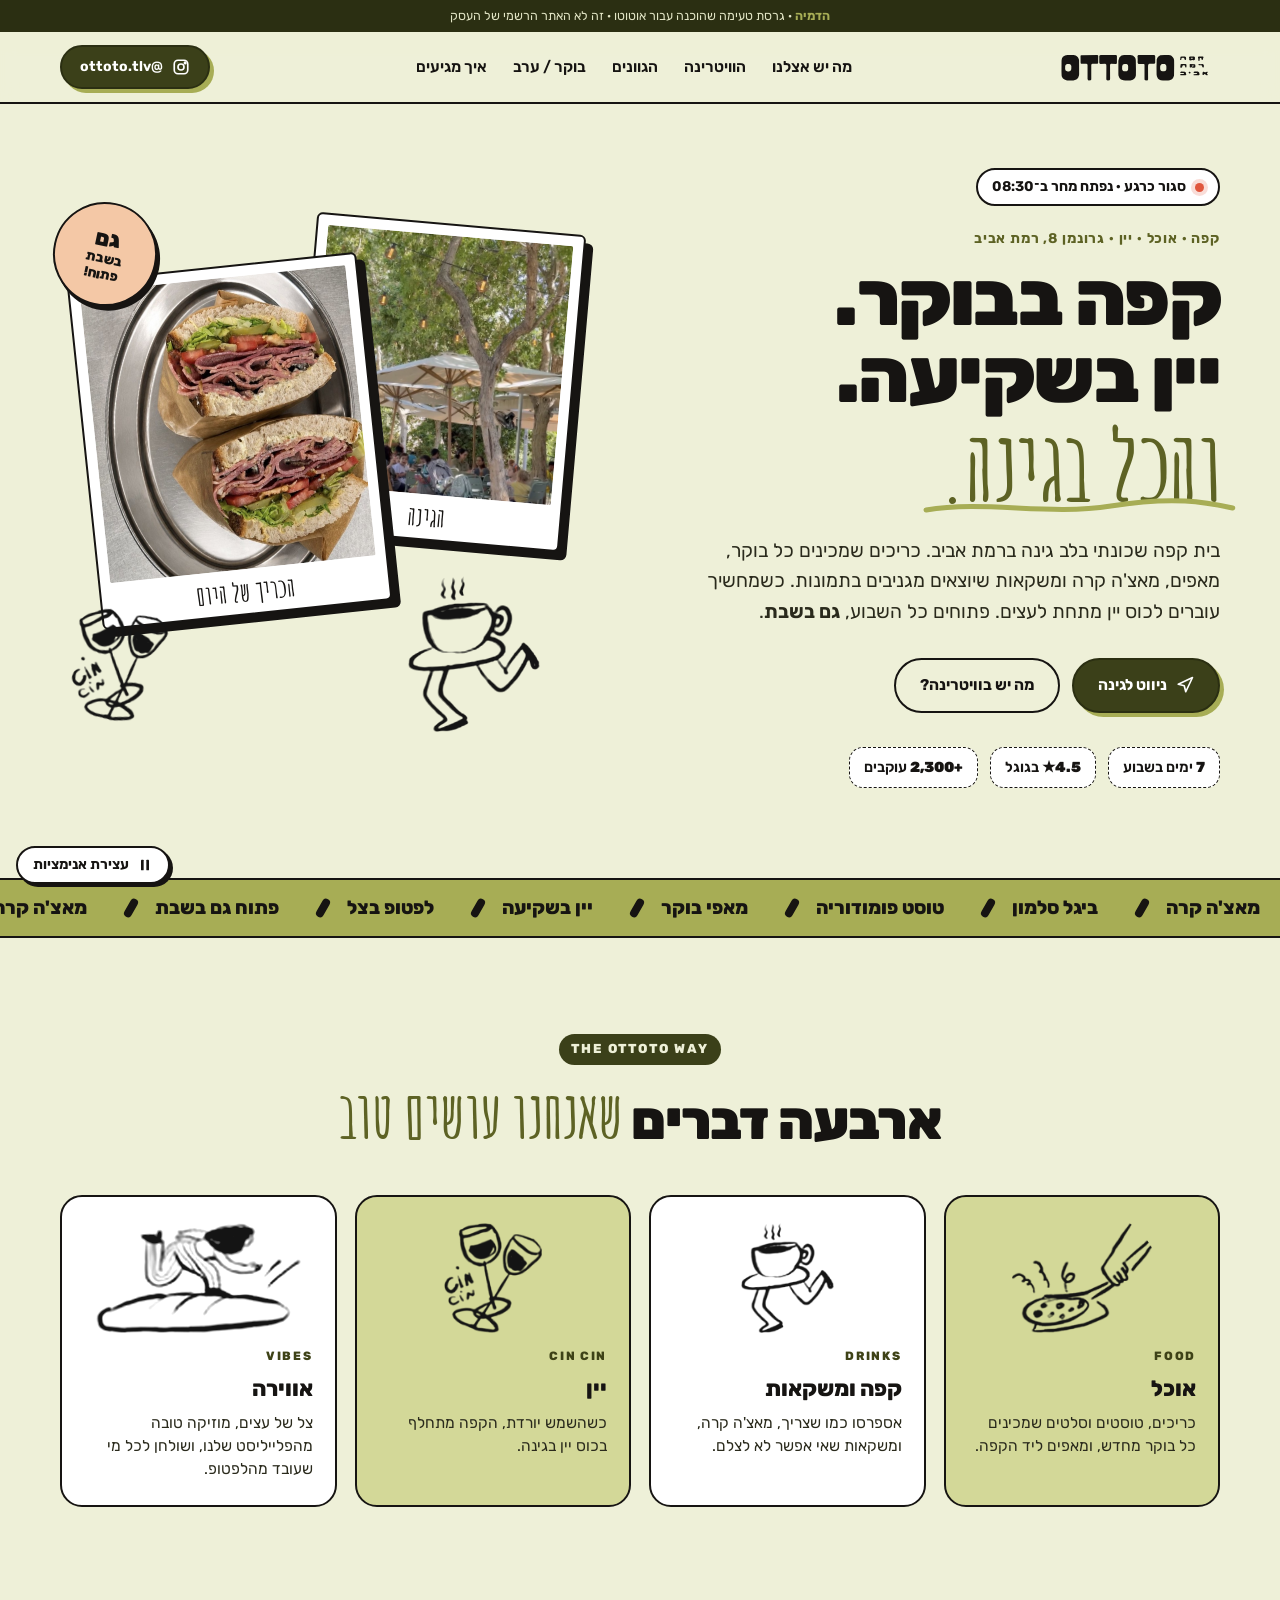
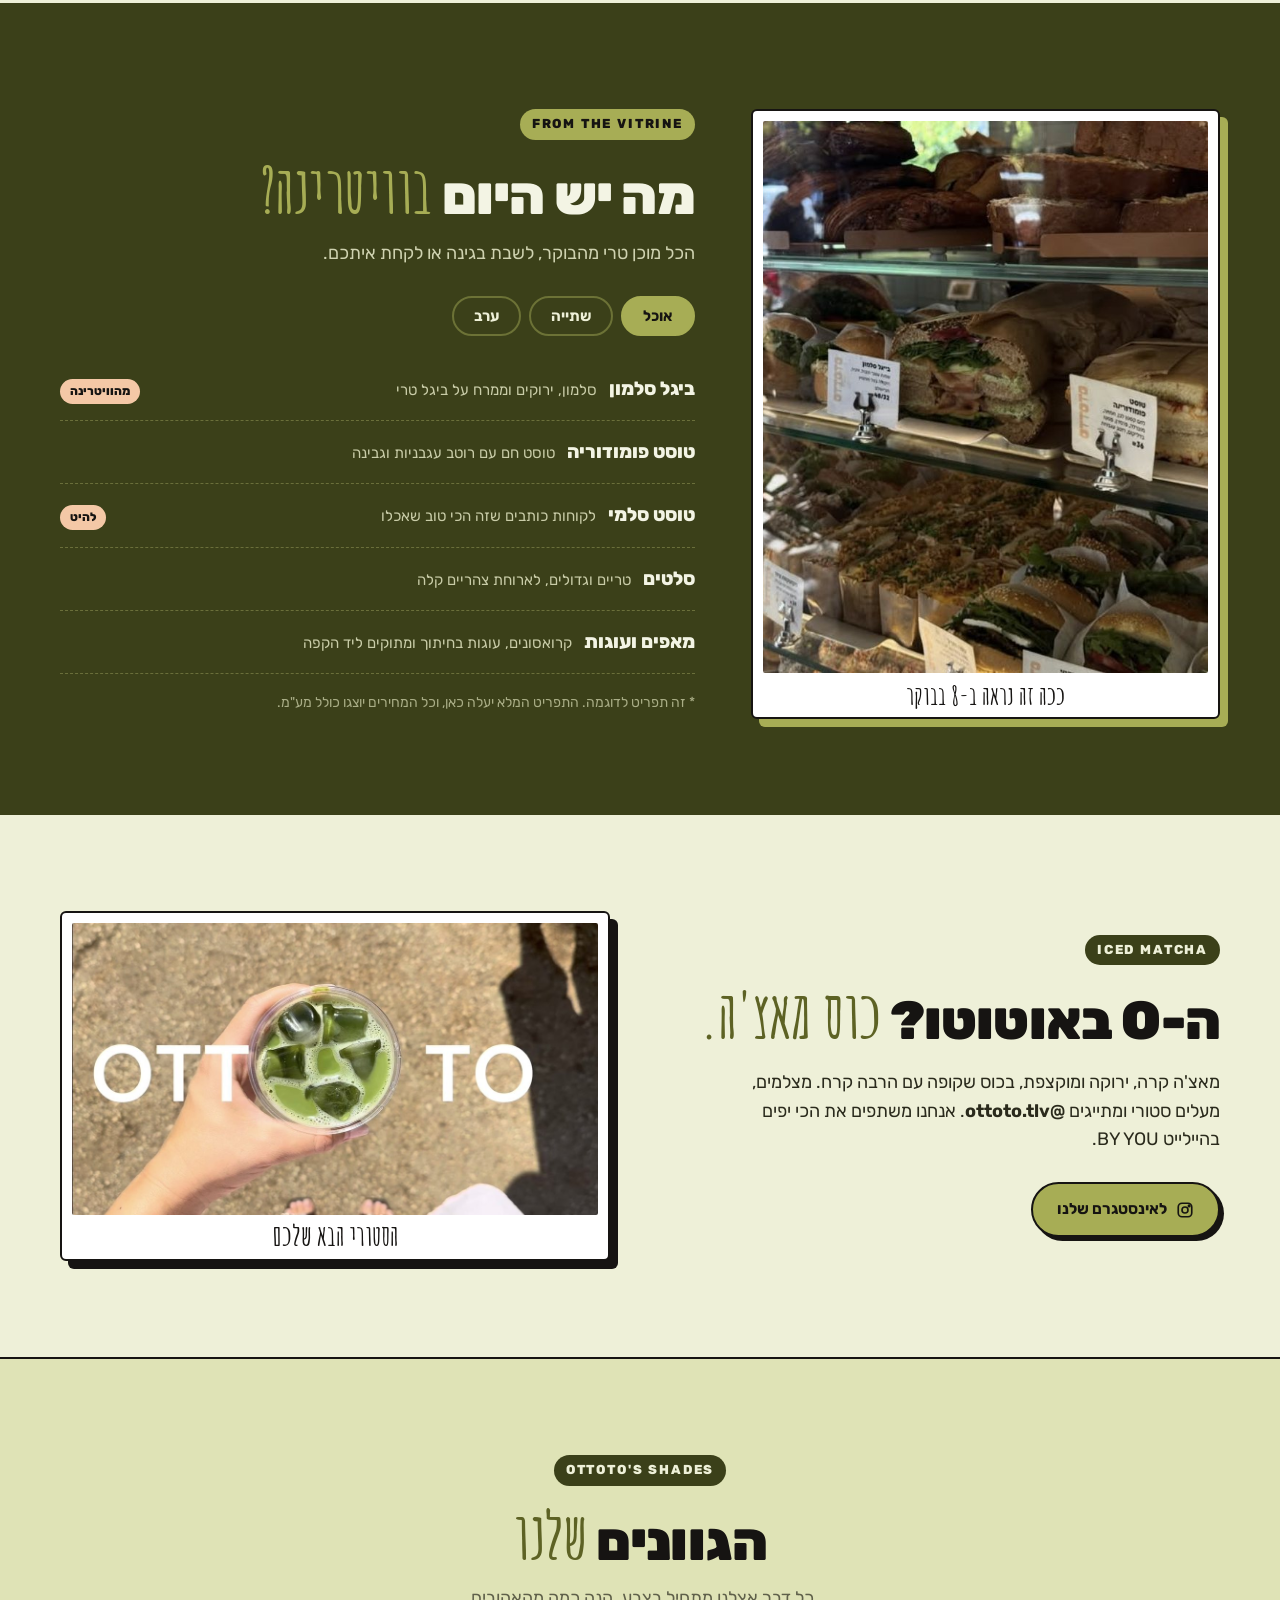
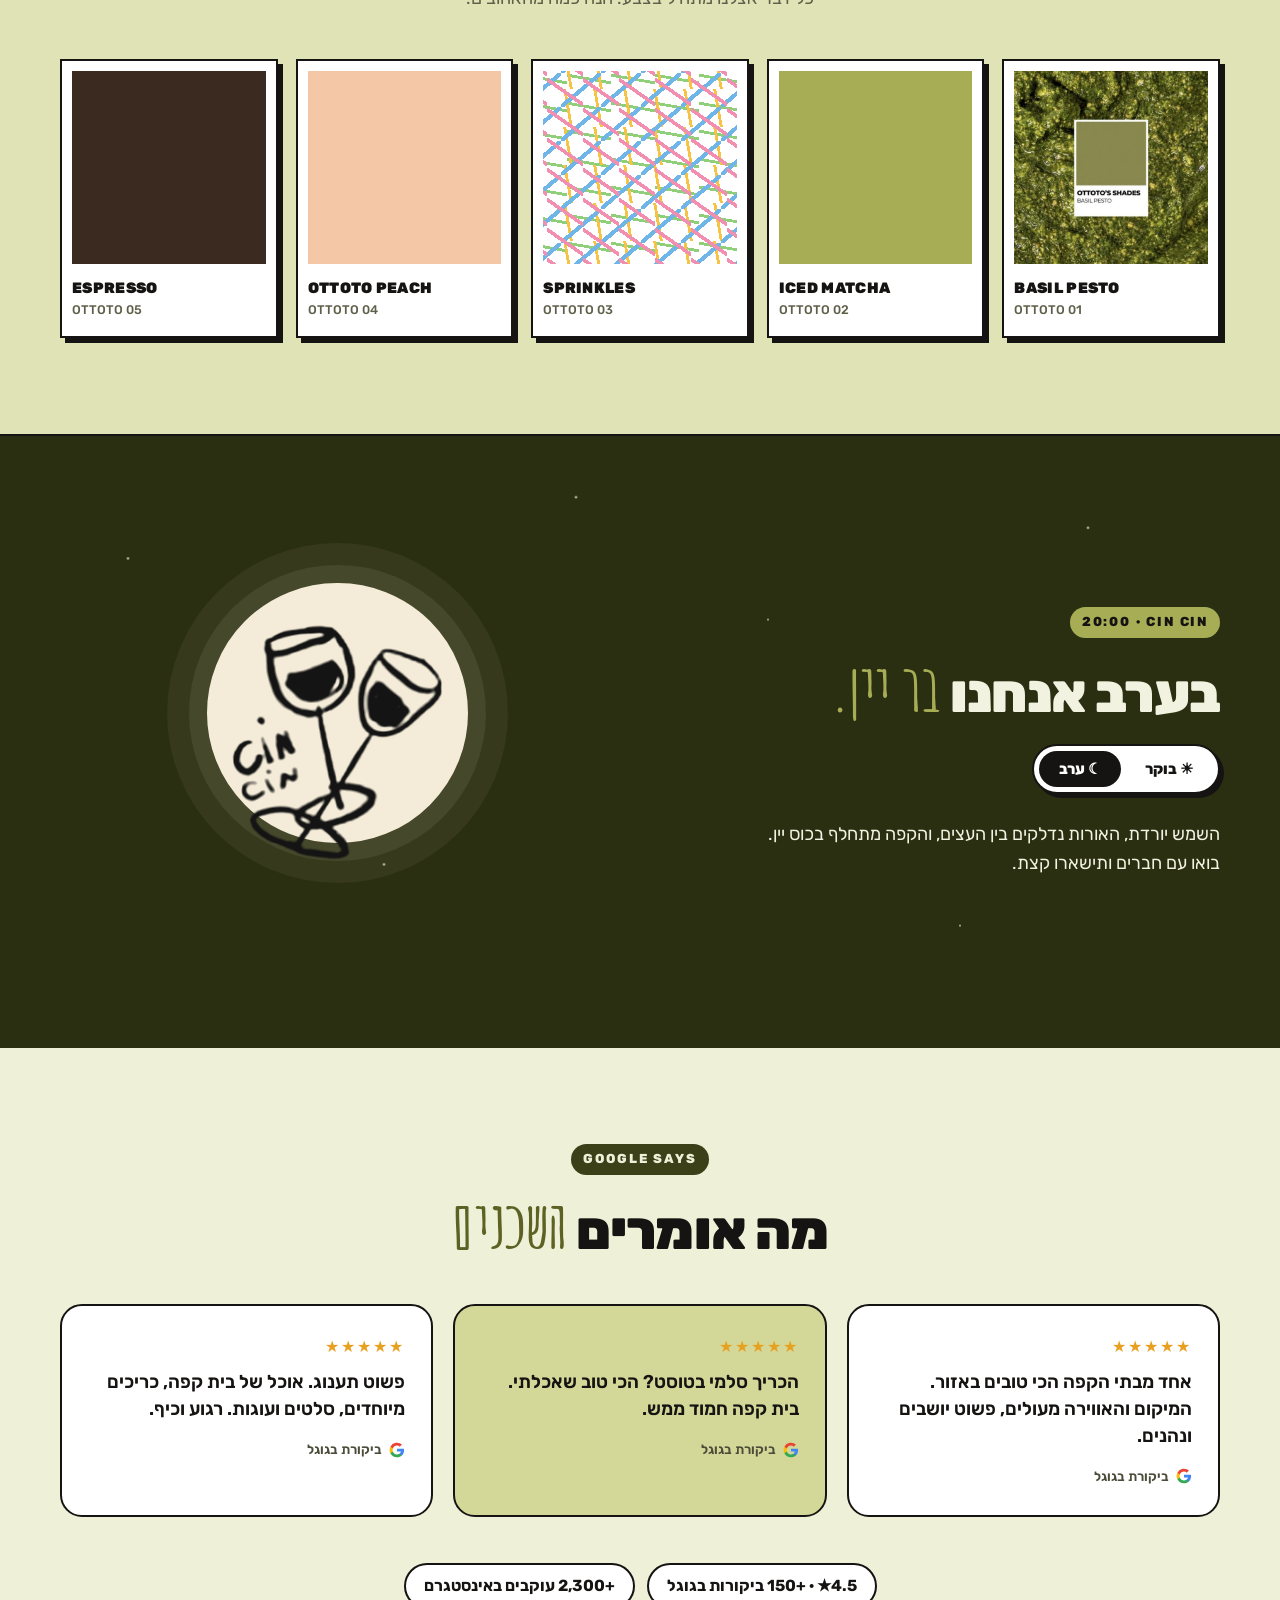
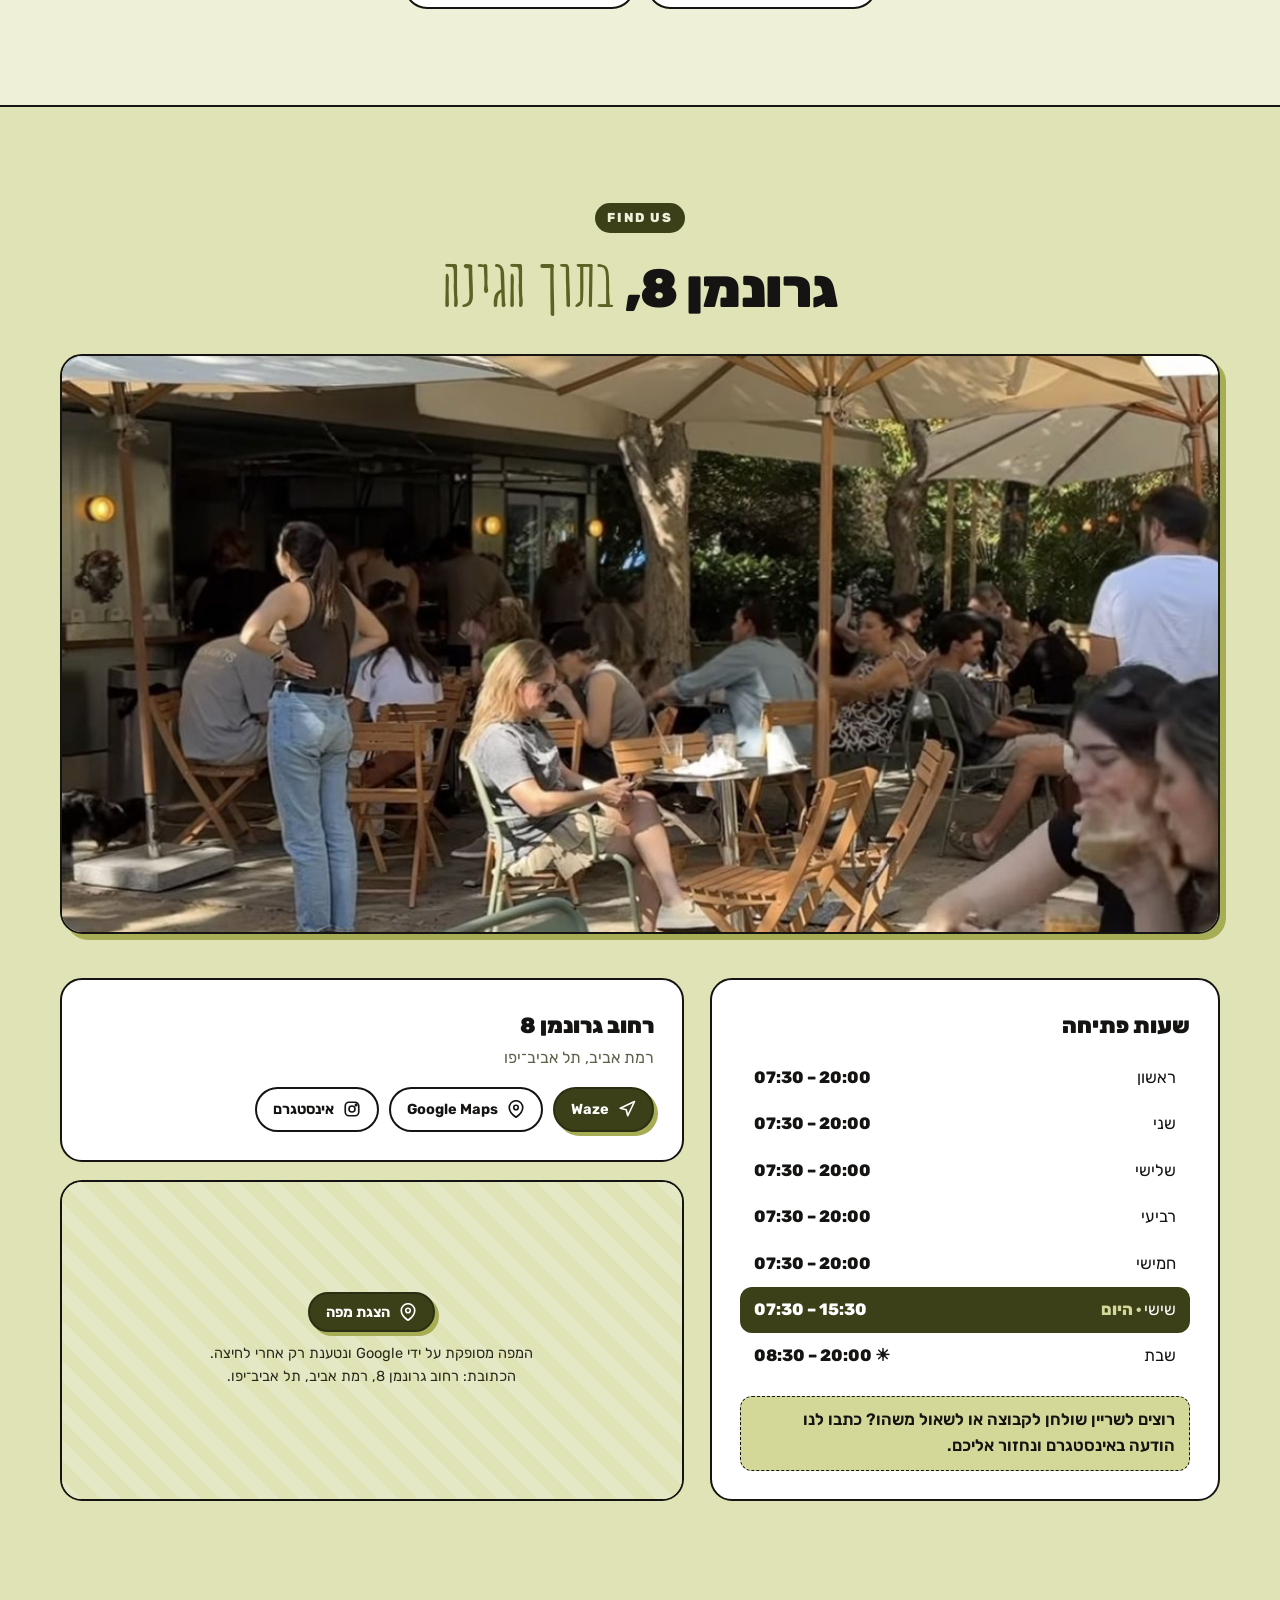
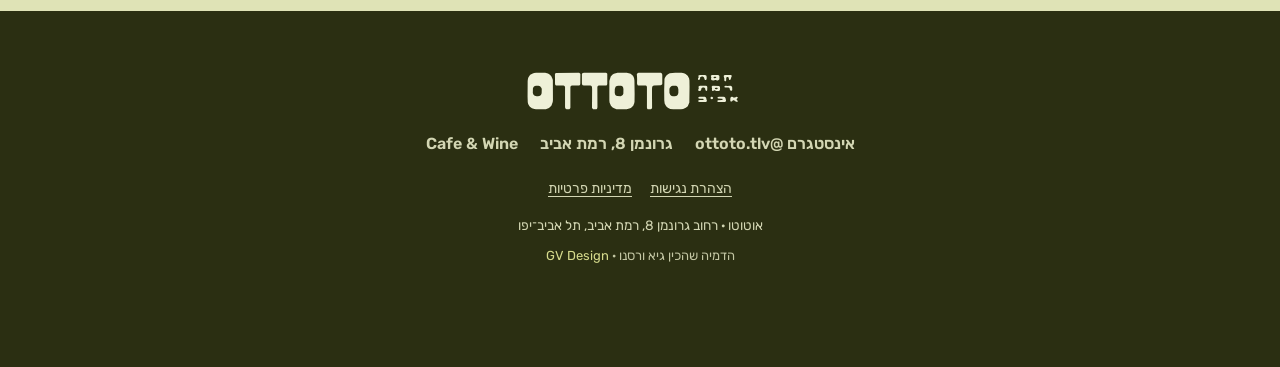
<file: index.html>
<!DOCTYPE html>
<html lang="he" dir="rtl">
<head>
<meta charset="UTF-8">
<meta name="viewport" content="width=device-width, initial-scale=1">
<meta name="robots" content="noindex, nofollow">
<title>OTTOTO · קפה ויין בגינה · גרונמן 8, רמת אביב (הדמיה)</title>
<meta name="description" content="אוטוטו – בית קפה ובר יין שכונתי בתוך גינה ברמת אביב. כריכים, מאצ'ה, מאפים ויין. פתוח כל השבוע, גם בשבת. גרונמן 8, תל אביב.">
<link rel="icon" href="data:image/svg+xml,%3Csvg xmlns='http://www.w3.org/2000/svg' viewBox='0 0 64 64'%3E%3Crect width='64' height='64' rx='32' fill='%23a7ad55'/%3E%3Crect x='17' y='15' width='30' height='34' rx='9' fill='none' stroke='%23161412' stroke-width='9'/%3E%3C/svg%3E">
<link rel="stylesheet" href="css/site.css">
</head>
<body>

<svg width="0" height="0" style="position:absolute" aria-hidden="true"><defs>
  <symbol id="logo" viewBox="0 0 292 58"><path fill="currentColor" fill-rule="evenodd" d="M235.50,38.00 L235.12,38.62 L235.12,39.25 L235.62,40.12 L236.75,40.62 L237.62,40.50 L238.12,40.12 L238.50,38.88 L238.00,38.00 L237.00,37.62 L236.38,37.62Z M260.50,38.38 L260.12,39.88 L260.12,42.62 L260.62,43.38 L261.12,43.62 L262.00,43.62 L263.62,41.88 L264.75,42.00 L267.38,43.88 L268.88,43.88 L269.62,43.38 L269.62,42.75 L268.12,41.25 L268.25,40.25 L269.12,39.38 L269.50,38.62 L269.50,38.12 L269.12,37.75 L268.00,37.62 L266.00,38.38 L264.12,38.38 L262.62,37.62 L261.62,37.50Z M244.00,38.38 L244.00,39.12 L244.75,39.75 L249.12,39.88 L250.00,40.12 L250.50,40.62 L250.50,41.12 L249.75,41.75 L244.62,42.00 L243.62,42.88 L243.88,43.50 L244.25,43.75 L245.25,44.00 L253.50,44.00 L254.62,43.25 L254.75,42.25 L254.00,39.00 L253.00,37.88 L251.50,37.38 L246.38,37.38 L244.62,37.75Z M219.75,38.62 L219.88,39.25 L220.62,39.75 L221.75,40.00 L225.50,39.88 L226.50,40.50 L226.50,41.12 L225.75,41.75 L221.50,41.75 L219.88,42.25 L219.62,42.62 L219.62,43.25 L220.25,43.75 L221.50,44.00 L229.25,44.00 L230.25,43.62 L230.62,43.12 L230.62,42.12 L230.12,41.00 L229.75,39.00 L229.12,38.12 L228.12,37.50 L221.62,37.38 L220.25,37.88Z M236.75,24.62 L236.62,25.25 L237.12,26.88 L236.88,29.00 L237.12,29.62 L237.75,30.12 L238.38,30.12 L239.88,29.25 L240.50,29.25 L242.38,30.25 L245.50,30.38 L246.38,30.00 L247.00,29.25 L247.25,28.00 L247.12,25.62 L246.75,24.50 L245.88,23.88 L238.00,23.75 L237.38,24.00Z M240.62,27.38 L240.75,26.88 L241.75,26.25 L243.38,26.25 L244.00,26.50 L244.25,26.88 L244.25,27.25 L243.75,27.75 L242.62,28.00 L241.12,27.88Z M220.00,24.88 L220.38,27.12 L219.50,28.88 L219.75,29.62 L220.75,30.25 L221.75,30.38 L222.62,30.00 L223.38,28.88 L223.62,27.12 L224.38,26.38 L225.25,26.00 L227.00,26.00 L227.88,26.38 L228.50,27.25 L228.62,28.75 L229.38,30.00 L230.12,30.12 L231.00,29.25 L231.12,25.12 L230.75,24.38 L230.25,24.00 L229.38,23.75 L221.88,23.75 L220.50,24.25Z M252.75,24.50 L252.62,25.00 L252.88,25.50 L253.88,26.00 L257.62,25.88 L258.62,26.25 L259.25,26.88 L259.75,28.88 L260.38,29.62 L260.88,29.88 L261.88,29.88 L262.25,29.62 L262.62,28.75 L262.50,25.38 L261.75,24.25 L260.38,23.75 L256.62,23.88 L254.25,23.62 L253.25,24.00Z M252.00,10.75 L251.88,12.00 L252.62,14.62 L252.50,16.50 L252.88,17.50 L253.62,18.00 L254.38,17.88 L254.88,17.25 L255.00,14.12 L255.25,13.25 L255.88,12.50 L257.12,12.50 L258.00,13.25 L258.62,16.00 L259.50,16.38 L260.12,16.12 L260.62,15.50 L261.25,13.12 L262.00,11.38 L261.62,10.50 L260.50,10.12 L253.25,10.12Z M235.62,11.12 L235.62,11.62 L236.25,13.00 L235.88,14.25 L235.88,15.38 L236.38,16.38 L236.88,16.75 L238.88,17.00 L241.12,16.50 L242.12,16.50 L243.12,16.88 L244.25,16.88 L245.50,16.38 L246.38,15.38 L246.38,11.38 L245.50,10.38 L244.62,10.12 L237.50,10.00 L236.25,10.38Z M239.00,12.88 L240.12,12.25 L241.62,12.25 L242.50,12.88 L242.50,13.25 L241.62,14.00 L240.38,14.12 L239.38,13.75 L239.00,13.38Z M219.88,11.00 L220.25,13.12 L219.50,14.25 L219.38,15.00 L219.50,15.62 L220.12,16.25 L220.75,16.25 L221.75,15.50 L222.12,14.50 L221.88,13.50 L222.00,13.12 L222.75,12.50 L224.25,12.12 L225.38,12.12 L226.38,12.50 L227.00,13.25 L227.75,15.62 L228.38,16.25 L229.38,16.25 L230.25,15.38 L230.38,13.50 L230.12,11.50 L229.75,10.75 L229.00,10.25 L228.12,10.00 L222.50,10.00 L220.50,10.38Z M74.38,7.62 L73.62,8.00 L73.00,8.88 L73.00,20.62 L73.38,22.38 L74.00,23.00 L75.62,23.38 L83.50,23.25 L84.62,23.62 L85.50,24.50 L85.75,25.12 L85.88,28.50 L85.75,51.25 L86.25,52.38 L87.25,53.12 L88.38,53.38 L91.25,53.12 L92.12,52.50 L92.62,50.88 L92.50,25.12 L92.88,24.25 L93.50,23.62 L94.38,23.25 L103.50,23.38 L104.38,23.00 L104.75,22.38 L105.00,21.12 L105.00,8.62 L104.12,7.62 L103.12,7.38 L75.75,7.38Z M40.25,7.50 L39.38,8.12 L39.00,9.12 L39.12,21.00 L39.38,22.25 L39.88,23.00 L40.50,23.25 L49.62,23.25 L50.62,23.62 L51.50,24.50 L51.75,25.00 L51.75,50.88 L52.25,52.25 L53.00,53.00 L53.75,53.25 L57.12,53.12 L58.12,52.38 L58.50,51.38 L58.50,25.00 L59.50,23.62 L60.62,23.25 L69.62,23.25 L70.50,22.75 L71.00,21.50 L71.12,8.75 L70.38,7.75 L69.38,7.38Z M183.75,7.75 L181.50,9.00 L179.25,11.00 L177.50,13.88 L177.12,15.38 L176.75,29.00 L176.88,42.38 L177.38,45.88 L179.25,49.62 L181.38,51.50 L184.38,52.88 L188.38,53.38 L197.88,53.38 L200.62,53.00 L204.00,51.50 L206.50,49.50 L208.50,44.75 L208.75,25.00 L208.62,16.88 L208.12,14.25 L206.38,11.12 L203.75,8.75 L201.75,7.88 L198.62,7.38 L190.75,7.25Z M185.62,24.12 L187.38,23.50 L190.25,23.50 L191.75,23.75 L193.00,24.38 L194.12,25.88 L194.62,28.25 L194.62,32.88 L193.88,35.00 L192.75,36.12 L190.38,36.88 L187.62,36.88 L185.50,36.25 L184.12,34.75 L183.38,32.62 L183.38,27.88 L183.88,26.25Z M172.50,7.38 L144.38,7.38 L143.12,7.88 L142.38,8.88 L142.25,9.62 L142.50,11.25 L142.62,15.88 L142.50,20.75 L143.25,22.88 L144.12,23.38 L153.50,23.38 L154.25,23.75 L155.00,24.75 L155.00,51.25 L155.38,52.50 L156.00,53.12 L160.00,53.38 L161.00,52.75 L161.50,51.38 L161.38,29.00 L161.50,26.12 L161.88,24.62 L162.50,23.88 L163.75,23.25 L172.38,23.12 L173.62,22.50 L174.38,21.38 L174.38,9.62 L173.88,8.25Z M113.38,8.38 L111.75,9.38 L109.38,12.00 L107.62,17.50 L107.62,42.12 L107.88,44.75 L109.62,49.00 L111.75,51.12 L113.62,52.12 L116.62,53.12 L120.00,53.38 L129.38,53.38 L133.88,52.12 L135.12,51.38 L137.75,48.88 L139.00,45.75 L139.38,43.75 L139.50,33.75 L139.25,17.12 L138.88,14.50 L138.25,12.50 L137.38,11.12 L134.38,8.50 L133.50,8.12 L129.38,7.38 L118.00,7.25Z M117.00,23.88 L119.00,23.50 L122.38,23.75 L124.00,24.38 L124.88,25.50 L125.38,27.88 L125.25,33.75 L124.50,35.38 L122.62,36.62 L121.75,36.88 L117.38,36.62 L115.88,36.00 L114.88,34.62 L114.38,32.62 L114.50,27.62 L115.50,25.00Z M30.25,8.12 L26.62,7.38 L22.38,7.12 L15.25,7.25 L12.75,7.62 L11.00,8.12 L7.88,9.88 L7.12,10.62 L5.50,13.25 L5.00,14.75 L4.62,17.50 L4.50,37.50 L4.75,44.50 L5.25,46.50 L6.88,49.50 L7.88,50.50 L10.00,51.88 L13.12,53.00 L15.12,53.38 L25.88,53.38 L27.50,53.12 L31.50,51.62 L34.50,49.00 L36.25,44.25 L36.50,41.62 L36.38,16.38 L35.62,14.12 L34.25,11.25 L32.25,9.38Z M13.62,23.88 L15.38,23.50 L18.25,23.50 L20.25,24.12 L22.00,26.38 L22.38,27.62 L22.25,33.00 L21.50,35.00 L20.25,36.25 L17.75,37.00 L15.88,37.00 L13.50,36.38 L12.00,35.12 L11.12,32.75 L11.25,27.25 L12.00,25.25Z"/></symbol>
  <symbol id="i-nav" viewBox="0 0 24 24" fill="none" stroke="currentColor" stroke-width="2.2" stroke-linecap="round" stroke-linejoin="round"><path d="M3 11l19-9-9 19-2-8-8-2z"/></symbol>
  <symbol id="i-ig" viewBox="0 0 24 24" fill="none" stroke="currentColor" stroke-width="2.2" stroke-linecap="round" stroke-linejoin="round"><rect x="3" y="3" width="18" height="18" rx="5"/><circle cx="12" cy="12" r="4"/><circle cx="17.5" cy="6.5" r="1" fill="currentColor"/></symbol>
  <symbol id="i-pin" viewBox="0 0 24 24" fill="none" stroke="currentColor" stroke-width="2.2" stroke-linecap="round" stroke-linejoin="round"><path d="M21 10c0 7-9 13-9 13S3 17 3 10a9 9 0 0 1 18 0z"/><circle cx="12" cy="10" r="3"/></symbol>
  <symbol id="i-g" viewBox="0 0 24 24"><path fill="#4285F4" d="M22.6 12.2c0-.8-.1-1.5-.2-2.2H12v4.2h5.9a5 5 0 0 1-2.2 3.3v2.7h3.6c2.1-1.9 3.3-4.8 3.3-8z"/><path fill="#34A853" d="M12 23c3 0 5.5-1 7.3-2.7l-3.6-2.8c-1 .7-2.2 1.1-3.7 1.1-2.9 0-5.3-1.9-6.2-4.5H2.1v2.8A11 11 0 0 0 12 23z"/><path fill="#FBBC05" d="M5.8 14.1a6.6 6.6 0 0 1 0-4.2V7.1H2.1a11 11 0 0 0 0 9.8z"/><path fill="#EA4335" d="M12 5.4c1.6 0 3.1.6 4.2 1.7l3.2-3.2A11 11 0 0 0 2.1 7.1l3.7 2.8C6.7 7.3 9.1 5.4 12 5.4z"/></symbol>
</defs></svg>

<a class="skip" href="#main">דלג לתוכן הראשי</a>
<button class="motion-btn" id="motionBtn" type="button" aria-pressed="false"><svg aria-hidden="true" viewBox="0 0 24 24" fill="currentColor"><rect x="6" y="4" width="4" height="16" rx="1"/><rect x="14" y="4" width="4" height="16" rx="1"/></svg><span id="motionLbl">עצירת אנימציות</span></button>
<aside class="demo-bar" aria-label="הודעת הדמיה"><b>הדמיה</b> · גרסת טעימה שהוכנה עבור אוטוטו · זה לא האתר הרשמי של העסק</aside>

<nav class="nav" aria-label="ניווט ראשי">
  <div class="wrap">
    <a href="#top" aria-label="אוטוטו, קפה רמת אביב – לראש העמוד"><svg class="logo" viewBox="0 0 292 58" aria-hidden="true" focusable="false"><use href="#logo"/></svg></a>
    <ul>
      <li><a href="#four">מה יש אצלנו</a></li>
      <li><a href="#menu">הוויטרינה</a></li>
      <li><a href="#shades">הגוונים</a></li>
      <li><a href="#daynight">בוקר / ערב</a></li>
      <li><a href="#visit">איך מגיעים</a></li>
    </ul>
    <a class="btn btn-ink" href="https://www.instagram.com/ottoto.tlv/" target="_blank" rel="noopener" aria-label="@ottoto.tlv – האינסטגרם של אוטוטו (נפתח בחלון חדש)"><svg aria-hidden="true"><use href="#i-ig"/></svg><span lang="en">@ottoto.tlv</span><span class="sr-only"> (נפתח בחלון חדש)</span></a>
  </div>
</nav>

<main id="main" tabindex="-1">
<header class="hero" id="top">
  <div class="sprinkles" id="sprinkles" aria-hidden="true"></div>
  <div class="wrap">
    <div>
      <div class="status" id="status"><i></i><span id="statusText">בודקים שעות…</span></div>
      <div class="eyebrow">קפה · אוכל · יין · גרונמן 8, רמת אביב</div>
      <h1 class="rv">קפה בבוקר.<br>יין בשקיעה.<span class="hand">והכל בגינה.<svg viewBox="0 0 300 22" preserveAspectRatio="none" aria-hidden="true"><path d="M4 14 C 60 4, 120 20, 180 10 S 270 6, 296 12" fill="none" stroke="currentColor" stroke-width="5" stroke-linecap="round"/></svg></span></h1>
      <p class="lead rv d1">בית קפה שכונתי בלב גינה ברמת אביב. כריכים שמכינים כל בוקר, מאפים, מאצ'ה קרה ומשקאות שיוצאים מגניבים בתמונות. כשמחשיך עוברים לכוס יין מתחת לעצים. פתוחים כל השבוע, <b>גם בשבת</b>.</p>
      <div class="ctas rv d2">
        <a class="btn btn-ink" href="https://waze.com/ul?q=%D7%90%D7%95%D7%98%D7%95%D7%98%D7%95%20%D7%92%D7%A8%D7%95%D7%A0%D7%9E%D7%9F%208%20%D7%AA%D7%9C%20%D7%90%D7%91%D7%99%D7%91&navigate=yes" target="_blank" rel="noopener"><svg aria-hidden="true"><use href="#i-nav"/></svg>ניווט לגינה<span class="sr-only"> (נפתח בחלון חדש)</span></a>
        <a class="btn btn-line" href="#menu">מה יש בוויטרינה?</a>
      </div>
      <div class="facts rv d3">
        <span><b>7</b> ימים בשבוע</span>
        <span><b>4.5<span aria-hidden="true">★</span></b><span class="sr-only"> כוכבים</span> בגוגל</span>
        <span><b><bdi dir="ltr">2,300+</bdi></b> עוקבים</span>
      </div>
    </div>
    <div class="collage">
      <figure class="pol b"><img src="img/garden-lights-people.jpg" alt="משפחות יושבות לשולחנות בגינה של אוטוטו, מתחת לשמשיות ולשרשרת נורות בין העצים"><figcaption>הגינה</figcaption></figure>
      <figure class="pol a"><img src="img/sandwich.jpg" alt="כריך גדוש בבשר מעושן, חסה, עגבנייה ומלפפון חמוץ על לחם כפרי"><figcaption>הכריך של היום</figcaption></figure>
      <div class="dd dd-coffee" aria-hidden="true"></div>
      <div class="dd dd-wine" aria-hidden="true"></div>
      <div class="sticker"><span><b>גם</b>בשבת<br>פתוח!</span></div>
    </div>
  </div>
</header>

<div class="marquee" aria-hidden="true"><div class="track">
  <span>מאצ'ה קרה</span><span>ביגל סלמון</span><span>טוסט פומודוריה</span><span>מאפי בוקר</span><span>יין בשקיעה</span><span>לפטופ בצל</span><span>פתוח גם בשבת</span>
  <span>מאצ'ה קרה</span><span>ביגל סלמון</span><span>טוסט פומודוריה</span><span>מאפי בוקר</span><span>יין בשקיעה</span><span>לפטופ בצל</span><span>פתוח גם בשבת</span>
</div></div>

<section id="four">
  <div class="wrap center">
    <div lang="en" class="kicker rv">THE OTTOTO WAY</div>
    <h2 class="rv">ארבעה דברים <span class="hand">שאנחנו עושים טוב</span></h2>
    <div class="four">
      <div class="card4 rv"><div class="dd dd-food" aria-hidden="true"></div><small lang="en">FOOD</small><h3>אוכל</h3><p>כריכים, טוסטים וסלטים שמכינים כל בוקר מחדש, ומאפים ליד הקפה.</p></div>
      <div class="card4 rv d1"><div class="dd dd-coffee" aria-hidden="true"></div><small lang="en">DRINKS</small><h3>קפה ומשקאות</h3><p>אספרסו כמו שצריך, מאצ'ה קרה, ומשקאות שאי אפשר לא לצלם.</p></div>
      <div class="card4 rv d2"><div class="dd dd-wine" aria-hidden="true"></div><small lang="en">CIN CIN</small><h3>יין</h3><p>כשהשמש יורדת, הקפה מתחלף בכוס יין בגינה.</p></div>
      <div class="card4 rv d3"><div class="dd dd-bread" aria-hidden="true"></div><small lang="en">VIBES</small><h3>אווירה</h3><p>צל של עצים, מוזיקה טובה מהפלייליסט שלנו, ושולחן לכל מי שעובד מהלפטופ.</p></div>
    </div>
  </div>
</section>

<section class="menu" id="menu">
  <div class="wrap">
    <div class="menu-grid">
      <figure class="pol rv"><img src="img/vitrine.jpg" alt="מדפי הכריכים והמאפים באוטוטו" loading="lazy"><figcaption>ככה זה נראה ב-8 בבוקר</figcaption></figure>
      <div class="rv d1">
        <div lang="en" class="kicker">FROM THE VITRINE</div>
        <h2>מה יש היום <span class="hand">בוויטרינה?</span></h2>
        <p class="sub">הכל מוכן טרי מהבוקר, לשבת בגינה או לקחת איתכם.</p>
        <div class="tabs" role="tablist" aria-label="קטגוריות בוויטרינה">
          <button class="tab on" type="button" role="tab" id="t1" aria-selected="true" aria-controls="p1" data-p="p1">אוכל</button>
          <button class="tab" type="button" role="tab" id="t2" aria-selected="false" aria-controls="p2" tabindex="-1" data-p="p2">שתייה</button>
          <button class="tab" type="button" role="tab" id="t3" aria-selected="false" aria-controls="p3" tabindex="-1" data-p="p3">ערב</button>
        </div>
        <div class="panel on" id="p1" role="tabpanel" aria-labelledby="t1" tabindex="0">
          <div class="row"><h3>ביגל סלמון</h3><p>סלמון, ירוקים וממרח על ביגל טרי</p><em>מהוויטרינה</em></div>
          <div class="row"><h3>טוסט פומודוריה</h3><p>טוסט חם עם רוטב עגבניות וגבינה</p></div>
          <div class="row"><h3>טוסט סלמי</h3><p>לקוחות כותבים שזה הכי טוב שאכלו</p><em>להיט</em></div>
          <div class="row"><h3>סלטים</h3><p>טריים וגדולים, לארוחת צהריים קלה</p></div>
          <div class="row"><h3>מאפים ועוגות</h3><p>קרואסונים, עוגות בחיתוך ומתוקים ליד הקפה</p></div>
        </div>
        <div class="panel" id="p2" role="tabpanel" aria-labelledby="t2" tabindex="0" hidden>
          <div class="row"><h3>אספרסו והפוך</h3><p>קפה כמו שצריך, בכוס או לדרך</p></div>
          <div class="row"><h3>מאצ'ה קרה</h3><p>ירוקה, קרירה ומושלמת לצהריים</p><em>חובה</em></div>
          <div class="row"><h3>המשקה עם הסוכריות</h3><p>קצפת, סוכריות צבעוניות והרבה שמח</p></div>
          <div class="row"><h3>תה וקרים</h3><p>משקאות קרים ותה לכל מצב רוח</p></div>
        </div>
        <div class="panel" id="p3" role="tabpanel" aria-labelledby="t3" tabindex="0" hidden>
          <div class="row"><h3>יין בכוס</h3><p>אדום, לבן או רוזה, בגינה כשמחשיך</p><em lang="en">CIN CIN</em></div>
          <div class="row"><h3>נשנושים ליד היין</h3><p>משהו קטן לשתף עם החברים</p></div>
          <div class="row"><h3>פלייליסט של ערב</h3><p>המוזיקה שלנו, גם בספוטיפיי</p></div>
        </div>
        <p class="menu-note">* זה תפריט לדוגמה. התפריט המלא יעלה כאן, וכל המחירים יוצגו כולל מע"מ.</p>
      </div>
    </div>
  </div>
</section>

<section class="matcha">
  <div class="wrap">
    <div class="rv">
      <div lang="en" class="kicker">ICED MATCHA</div>
      <h2>ה-O באוטוטו? <span class="hand">כוס מאצ'ה.</span></h2>
      <p>מאצ'ה קרה, ירוקה ומוקצפת, בכוס שקופה עם הרבה קרח. מצלמים, מעלים סטורי ומתייגים <b lang="en">@ottoto.tlv</b>. אנחנו משתפים את הכי יפים בהיילייט <span lang="en">BY YOU</span>.</p>
      <a class="btn btn-peach" href="https://www.instagram.com/ottoto.tlv/" target="_blank" rel="noopener"><svg aria-hidden="true"><use href="#i-ig"/></svg>לאינסטגרם שלנו<span class="sr-only"> (נפתח בחלון חדש)</span></a>
    </div>
    <figure class="pol wide rv d1"><img src="img/matcha-o.jpg" alt="יד מחזיקה כוס מאצ'ה קרה מלמעלה, והכוס משמשת כאות O במילה OTTOTO" loading="lazy"><figcaption>הסטורי הבא שלכם</figcaption></figure>
  </div>
</section>

<section class="shades" id="shades">
  <div class="wrap center">
    <div lang="en" class="kicker rv">OTTOTO'S SHADES</div>
    <h2 class="rv">הגוונים <span class="hand">שלנו</span></h2>
    <p class="sub rv d1">כל דבר אצלנו מתחיל בצבע. הנה כמה מהאהובים.</p>
    <div class="chips">
      <div lang="en" class="chip rv"><div aria-hidden="true" class="sw" style="background-image:url(img/pesto.jpg)"></div><b>BASIL PESTO</b><span>OTTOTO 01</span></div>
      <div lang="en" class="chip rv d1"><div aria-hidden="true" class="sw" style="background:#a7ad55"></div><b>ICED MATCHA</b><span>OTTOTO 02</span></div>
      <div lang="en" class="chip rv d2"><div aria-hidden="true" class="sw spr"></div><b>SPRINKLES</b><span>OTTOTO 03</span></div>
      <div lang="en" class="chip rv d1"><div aria-hidden="true" class="sw" style="background:#f4c8a6"></div><b>OTTOTO PEACH</b><span>OTTOTO 04</span></div>
      <div lang="en" class="chip rv d2"><div aria-hidden="true" class="sw" style="background:#3a2a20"></div><b>ESPRESSO</b><span>OTTOTO 05</span></div>
    </div>
  </div>
</section>

<section class="dn" id="daynight">
  <div class="stars" aria-hidden="true"></div>
  <div class="wrap">
    <div class="txt rv">
      <div lang="en" class="kicker" id="dnKick">07:30 · GOOD MORNING</div>
      <h2 id="dnTitle">בבוקר אנחנו <span class="hand">בית קפה.</span></h2>
      <div class="switch" role="group" aria-label="מצב תצוגה">
        <button class="on" type="button" aria-pressed="true" data-m="day"><span aria-hidden="true">☀ </span>בוקר</button>
        <button type="button" aria-pressed="false" data-m="night"><span aria-hidden="true">☾ </span>ערב</button>
      </div>
      <p id="dnText" aria-live="polite">הפוך ראשון בשבע וחצי, כריך מהוויטרינה, ושולחן בצל לעבודה מהלפטופ. השכונה מתעוררת אצלנו.</p>
    </div>
    <div class="scene rv d1" aria-hidden="true">
      <div class="sun"></div>
      <div class="dd dd-coffee" aria-hidden="true"></div>
      <div class="dd dd-wine" aria-hidden="true"></div>
    </div>
  </div>
</section>

<section class="reviews">
  <div class="wrap center">
    <div lang="en" class="kicker rv">GOOGLE SAYS</div>
    <h2 class="rv">מה אומרים <span class="hand">השכנים</span></h2>
    <div class="revs">
      <div class="rev rv"><div class="st" role="img" aria-label="5 מתוך 5 כוכבים">★★★★★</div><p>אחד מבתי הקפה הכי טובים באזור. המיקום והאווירה מעולים, פשוט יושבים ונהנים.</p><small><svg aria-hidden="true"><use href="#i-g"/></svg>ביקורת בגוגל</small></div>
      <div class="rev rv d1"><div class="st" role="img" aria-label="5 מתוך 5 כוכבים">★★★★★</div><p>הכריך סלמי בטוסט? הכי טוב שאכלתי. בית קפה חמוד ממש.</p><small><svg aria-hidden="true"><use href="#i-g"/></svg>ביקורת בגוגל</small></div>
      <div class="rev rv d2"><div class="st" role="img" aria-label="5 מתוך 5 כוכבים">★★★★★</div><p>פשוט תענוג. אוכל של בית קפה, כריכים מיוחדים, סלטים ועוגות. רגוע וכיף.</p><small><svg aria-hidden="true"><use href="#i-g"/></svg>ביקורת בגוגל</small></div>
    </div>
    <div class="rate rv"><a href="https://www.google.com/maps/search/?api=1&amp;query=OTTOTO+Gronemann+8+Tel+Aviv&amp;query_place_id=ChIJuc33GgBLHRUR05ywsQaqYbg" target="_blank" rel="noopener"><span>4.5<span aria-hidden="true">★</span><span class="sr-only"> כוכבים</span> · <bdi dir="ltr">150+</bdi> ביקורות בגוגל</span><span class="sr-only"> (נפתח בחלון חדש)</span></a><span><bdi dir="ltr">2,300+</bdi> עוקבים באינסטגרם</span></div>
  </div>
</section>

<section class="visit" id="visit">
  <div class="wrap">
    <div class="center">
      <div lang="en" class="kicker rv">FIND US</div>
      <h2 class="rv">גרונמן 8, <span class="hand">בתוך הגינה</span></h2>
    </div>
    <figure class="garden rv"><img src="img/garden-people.jpg" alt="אנשים יושבים בכיסאות עץ וירוקים מתחת לשמשיות בגינה של אוטוטו, ליד דלפק הקפה" loading="lazy"></figure>
    <div class="vgrid">
      <div class="box hours rv">
        <h3>שעות פתיחה</h3>
        <div data-d="0"><span>ראשון</span><span>07:30 – 20:00</span></div>
        <div data-d="1"><span>שני</span><span>07:30 – 20:00</span></div>
        <div data-d="2"><span>שלישי</span><span>07:30 – 20:00</span></div>
        <div data-d="3"><span>רביעי</span><span>07:30 – 20:00</span></div>
        <div data-d="4"><span>חמישי</span><span>07:30 – 20:00</span></div>
        <div data-d="5"><span>שישי</span><span>07:30 – 15:30</span></div>
        <div data-d="6" class="sat"><span>שבת</span><span>08:30 – 20:00</span></div>
        <div class="note">רוצים לשריין שולחן לקבוצה או לשאול משהו? כתבו לנו הודעה באינסטגרם ונחזור אליכם.</div>
      </div>
      <div class="vright rv d1">
        <div class="box addr">
          <div><h3 style="margin-bottom:2px">רחוב גרונמן 8</h3><p>רמת אביב, תל אביב־יפו</p></div>
          <div class="btns">
            <a class="btn btn-ink btn-sm" href="https://waze.com/ul?q=%D7%90%D7%95%D7%98%D7%95%D7%98%D7%95%20%D7%92%D7%A8%D7%95%D7%A0%D7%9E%D7%9F%208%20%D7%AA%D7%9C%20%D7%90%D7%91%D7%99%D7%91&navigate=yes" target="_blank" rel="noopener"><svg aria-hidden="true"><use href="#i-nav"/></svg><span lang="en">Waze</span><span class="sr-only"> (נפתח בחלון חדש)</span></a>
            <a class="btn btn-line btn-sm" href="https://www.google.com/maps/search/?api=1&query=OTTOTO+Gronemann+8+Tel+Aviv&query_place_id=ChIJuc33GgBLHRUR05ywsQaqYbg" target="_blank" rel="noopener"><svg aria-hidden="true"><use href="#i-pin"/></svg><span lang="en">Google Maps</span><span class="sr-only"> (נפתח בחלון חדש)</span></a>
            <a class="btn btn-line btn-sm" href="https://www.instagram.com/ottoto.tlv/" target="_blank" rel="noopener"><svg aria-hidden="true"><use href="#i-ig"/></svg>אינסטגרם<span class="sr-only"> (נפתח בחלון חדש)</span></a>
          </div>
        </div>
        <div class="map" id="map"><div class="map-load"><div><button class="btn btn-ink btn-sm" type="button" id="mapBtn"><svg aria-hidden="true"><use href="#i-pin"/></svg>הצגת מפה</button><p>המפה מסופקת על ידי Google ונטענת רק אחרי לחיצה. הכתובת: רחוב גרונמן 8, רמת אביב, תל אביב־יפו.</p></div></div></div>
      </div>
    </div>
  </div>
</section>

</main>

<footer>
  <div class="wrap">
    <svg class="logo" viewBox="0 0 292 58" role="img" aria-label="אוטוטו"><use href="#logo"/></svg>
    <div class="links">
      <a href="https://www.instagram.com/ottoto.tlv/" target="_blank" rel="noopener">אינסטגרם <span lang="en">@ottoto.tlv</span><span class="sr-only"> (נפתח בחלון חדש)</span></a>
      <a href="#visit">גרונמן 8, רמת אביב</a>
      <a href="#daynight" lang="en">Cafe &amp; Wine</a>
    </div>
    <div class="legal"><a href="accessibility.html">הצהרת נגישות</a><a href="privacy.html">מדיניות פרטיות</a></div>
    <div class="biz">אוטוטו · רחוב גרונמן 8, רמת אביב, תל אביב־יפו</div>
    <div class="credit">הדמיה שהכין גיא ורסנו · <a href="https://guy-main-gvdesign.vercel.app" target="_blank" rel="noopener">GV Design<span class="sr-only"> (נפתח בחלון חדש)</span></a></div>
  </div>
</footer>

<nav class="mbar" aria-label="פעולות מהירות">
  <a class="btn btn-ink" href="https://waze.com/ul?q=%D7%90%D7%95%D7%98%D7%95%D7%98%D7%95%20%D7%92%D7%A8%D7%95%D7%A0%D7%9E%D7%9F%208%20%D7%AA%D7%9C%20%D7%90%D7%91%D7%99%D7%91&navigate=yes" target="_blank" rel="noopener"><svg aria-hidden="true"><use href="#i-nav"/></svg>ניווט<span class="sr-only"> (נפתח בחלון חדש)</span></a>
  <a class="btn btn-peach" href="https://www.instagram.com/ottoto.tlv/" target="_blank" rel="noopener"><svg aria-hidden="true"><use href="#i-ig"/></svg>אינסטגרם<span class="sr-only"> (נפתח בחלון חדש)</span></a>
</nav>

<script>
const COLORS=['#f28fb0','#6fb5e8','#f6c344','#8fcf7a','#f08a5d','#b48ef0'];
// falling sprinkles in hero
(function(){
  const box=document.getElementById('sprinkles');
  const n=window.innerWidth<600?16:30;
  for(let i=0;i<n;i++){
    const s=document.createElement('i');
    s.style.left=Math.random()*100+'%';
    s.style.background=COLORS[i%COLORS.length];
    s.style.animationDuration=(9+Math.random()*10)+'s';
    s.style.animationDelay=(-Math.random()*18)+'s';
    s.style.transform='rotate('+(Math.random()*180)+'deg)';
    s.style.opacity=.55+Math.random()*.4;
    box.appendChild(s);
  }
})();
// motion control (WCAG 2.2.2): pause all moving content
const reduceMQ=window.matchMedia('(prefers-reduced-motion: reduce)');
function setPaused(p,save){
  document.documentElement.classList.toggle('paused',p);
  const b=document.getElementById('motionBtn');
  b.setAttribute('aria-pressed',String(p));
  document.getElementById('motionLbl').textContent=p?'הפעלת אנימציות':'עצירת אנימציות';
  b.querySelector('svg').innerHTML=p?'<path d="M7 4l13 8-13 8z"/>':'<rect x="6" y="4" width="4" height="16" rx="1"/><rect x="14" y="4" width="4" height="16" rx="1"/>';
  if(save){try{localStorage.setItem('ottoto-motion',p?'off':'on')}catch(e){}}
}
(function(){let pref=null;try{pref=localStorage.getItem('ottoto-motion')}catch(e){}
  setPaused(pref?pref==='off':reduceMQ.matches,false);})();
document.getElementById('motionBtn').addEventListener('click',()=>setPaused(!document.documentElement.classList.contains('paused'),true));
// map on demand (privacy: no request to Google before the visitor asks)
document.getElementById('mapBtn').addEventListener('click',()=>{
  const m=document.getElementById('map');
  m.innerHTML='<iframe title="מפת גוגל: אוטוטו, רחוב גרונמן 8, רמת אביב" src="https://maps.google.com/maps?q=OTTOTO%20%D7%90%D7%95%D7%98%D7%95%D7%98%D7%95%2C%20%D7%92%D7%A8%D7%95%D7%A0%D7%9E%D7%9F%208%2C%20%D7%AA%D7%9C%20%D7%90%D7%91%D7%99%D7%91&hl=iw&z=17&output=embed"></iframe>';
  m.querySelector('iframe').focus();
});
// Israel time
function ilNow(){
  try{
    const p=new Intl.DateTimeFormat('en-US',{timeZone:'Asia/Jerusalem',weekday:'short',hour:'numeric',minute:'numeric',hour12:false}).formatToParts(new Date());
    const g=t=>p.find(x=>x.type===t).value;
    return{d:['Sun','Mon','Tue','Wed','Thu','Fri','Sat'].indexOf(g('weekday')),m:(+g('hour')%24)*60+(+g('minute'))};
  }catch(e){const n=new Date();return{d:n.getDay(),m:n.getHours()*60+n.getMinutes()}}
}
(function(){
  const H={0:[450,1200],1:[450,1200],2:[450,1200],3:[450,1200],4:[450,1200],5:[450,930],6:[510,1200]};
  const names=['ראשון','שני','שלישי','רביעי','חמישי','שישי','שבת'];
  const f=m=>String(Math.floor(m/60)).padStart(2,'0')+':'+String(m%60).padStart(2,'0');
  const {d,m}=ilNow(),t=H[d],el=document.getElementById('status'),tx=document.getElementById('statusText');
  const row=document.querySelector('.hours [data-d="'+d+'"]');if(row)row.classList.add('today');
  if(m>=t[0]&&m<t[1]) tx.textContent='פתוח עכשיו · עד '+f(t[1]);
  else{el.classList.add('closed');
    if(m<t[0]) tx.textContent='סגור כרגע · נפתח היום ב־'+f(t[0]);
    else{const k=(d+1)%7;tx.textContent='סגור כרגע · נפתח מחר ב־'+f(H[k][0]);}
  }
  // day/night default
  setMode(m>=17*60?'night':'day');
})();
function setMode(mode){
  const sec=document.getElementById('daynight');
  sec.classList.toggle('night',mode==='night');
  sec.querySelectorAll('.switch button').forEach(b=>{const on=b.dataset.m===mode;b.classList.toggle('on',on);b.setAttribute('aria-pressed',String(on));});
  const T={day:['07:30 · GOOD MORNING','בבוקר אנחנו <span class="hand">בית קפה.</span>','הפוך ראשון בשבע וחצי, כריך מהוויטרינה, ושולחן בצל לעבודה מהלפטופ. השכונה מתעוררת אצלנו.'],
           night:['20:00 · CIN CIN','בערב אנחנו <span class="hand">בר יין.</span>','השמש יורדת, האורות נדלקים בין העצים, והקפה מתחלף בכוס יין. בואו עם חברים ותישארו קצת.']};
  document.getElementById('dnKick').textContent=T[mode][0];
  document.getElementById('dnTitle').innerHTML=T[mode][1];
  document.getElementById('dnText').textContent=T[mode][2];
}
document.querySelectorAll('.switch button').forEach(b=>b.addEventListener('click',()=>setMode(b.dataset.m)));
// tabs (WAI-ARIA tabs pattern, RTL-aware arrows)
const tabs=[...document.querySelectorAll('.tab')];
function selectTab(t,focus){
  tabs.forEach(x=>{const on=x===t;x.classList.toggle('on',on);x.setAttribute('aria-selected',String(on));x.tabIndex=on?0:-1;
    const p=document.getElementById(x.dataset.p);p.classList.toggle('on',on);p.hidden=!on;});
  if(focus)t.focus();
}
tabs.forEach((t,i)=>{
  t.addEventListener('click',()=>selectTab(t,false));
  t.addEventListener('keydown',e=>{
    const n=tabs.length;let j=null;
    if(e.key==='ArrowLeft')j=(i+1)%n; else if(e.key==='ArrowRight')j=(i-1+n)%n;
    else if(e.key==='Home')j=0; else if(e.key==='End')j=n-1;
    if(j!==null){e.preventDefault();selectTab(tabs[j],true);}
  });
});
// reveal
if(document.documentElement.classList.contains('paused'))document.querySelectorAll('.rv').forEach(el=>el.classList.add('in'));
const io=new IntersectionObserver(es=>es.forEach(e=>{if(e.isIntersecting){e.target.classList.add('in');io.unobserve(e.target)}}),{threshold:.12});
document.querySelectorAll('.rv').forEach(el=>io.observe(el));
</script>
</body>
</html>
</file>
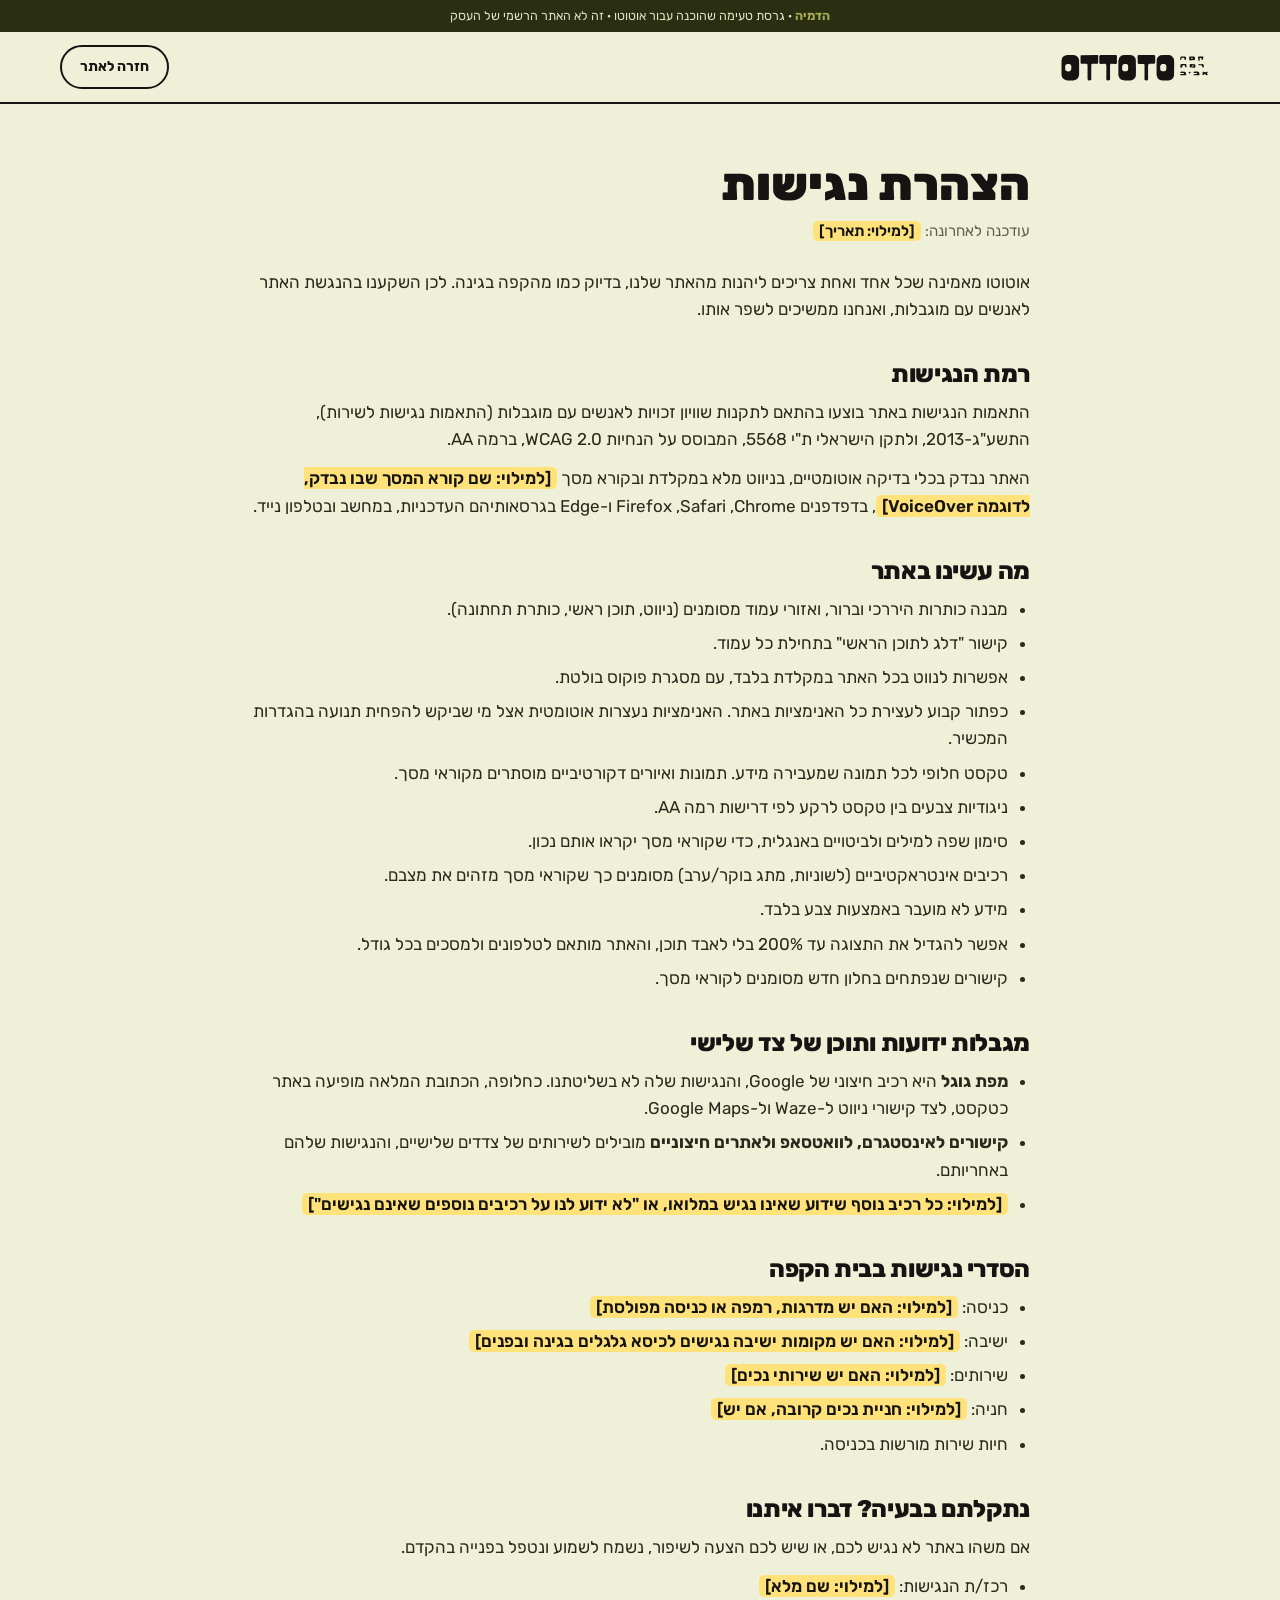
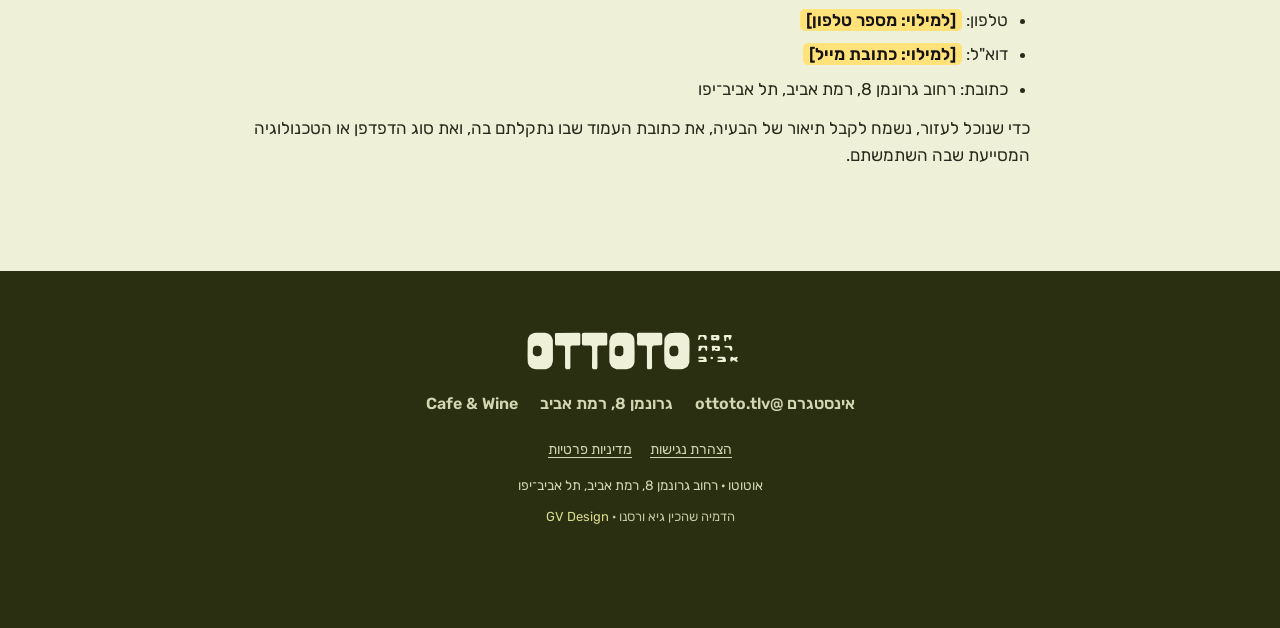
<file: accessibility.html>
<!DOCTYPE html>
<html lang="he" dir="rtl">
<head>
<meta charset="UTF-8">
<meta name="viewport" content="width=device-width, initial-scale=1">
<meta name="robots" content="noindex, nofollow">
<title>הצהרת נגישות · אוטוטו קפה רמת אביב (הדמיה)</title>
<meta name="description" content="הצהרת נגישות של אתר אוטוטו – קפה ויין בגינה, רמת אביב.">
<link rel="icon" href="data:image/svg+xml,%3Csvg xmlns='http://www.w3.org/2000/svg' viewBox='0 0 64 64'%3E%3Crect width='64' height='64' rx='32' fill='%23a7ad55'/%3E%3Crect x='17' y='15' width='30' height='34' rx='9' fill='none' stroke='%23161412' stroke-width='9'/%3E%3C/svg%3E">
<link rel="stylesheet" href="css/site.css">
</head>
<body>
<svg width="0" height="0" style="position:absolute" aria-hidden="true"><defs>
  <symbol id="logo" viewBox="0 0 292 58"><path fill="currentColor" fill-rule="evenodd" d="M235.50,38.00 L235.12,38.62 L235.12,39.25 L235.62,40.12 L236.75,40.62 L237.62,40.50 L238.12,40.12 L238.50,38.88 L238.00,38.00 L237.00,37.62 L236.38,37.62Z M260.50,38.38 L260.12,39.88 L260.12,42.62 L260.62,43.38 L261.12,43.62 L262.00,43.62 L263.62,41.88 L264.75,42.00 L267.38,43.88 L268.88,43.88 L269.62,43.38 L269.62,42.75 L268.12,41.25 L268.25,40.25 L269.12,39.38 L269.50,38.62 L269.50,38.12 L269.12,37.75 L268.00,37.62 L266.00,38.38 L264.12,38.38 L262.62,37.62 L261.62,37.50Z M244.00,38.38 L244.00,39.12 L244.75,39.75 L249.12,39.88 L250.00,40.12 L250.50,40.62 L250.50,41.12 L249.75,41.75 L244.62,42.00 L243.62,42.88 L243.88,43.50 L244.25,43.75 L245.25,44.00 L253.50,44.00 L254.62,43.25 L254.75,42.25 L254.00,39.00 L253.00,37.88 L251.50,37.38 L246.38,37.38 L244.62,37.75Z M219.75,38.62 L219.88,39.25 L220.62,39.75 L221.75,40.00 L225.50,39.88 L226.50,40.50 L226.50,41.12 L225.75,41.75 L221.50,41.75 L219.88,42.25 L219.62,42.62 L219.62,43.25 L220.25,43.75 L221.50,44.00 L229.25,44.00 L230.25,43.62 L230.62,43.12 L230.62,42.12 L230.12,41.00 L229.75,39.00 L229.12,38.12 L228.12,37.50 L221.62,37.38 L220.25,37.88Z M236.75,24.62 L236.62,25.25 L237.12,26.88 L236.88,29.00 L237.12,29.62 L237.75,30.12 L238.38,30.12 L239.88,29.25 L240.50,29.25 L242.38,30.25 L245.50,30.38 L246.38,30.00 L247.00,29.25 L247.25,28.00 L247.12,25.62 L246.75,24.50 L245.88,23.88 L238.00,23.75 L237.38,24.00Z M240.62,27.38 L240.75,26.88 L241.75,26.25 L243.38,26.25 L244.00,26.50 L244.25,26.88 L244.25,27.25 L243.75,27.75 L242.62,28.00 L241.12,27.88Z M220.00,24.88 L220.38,27.12 L219.50,28.88 L219.75,29.62 L220.75,30.25 L221.75,30.38 L222.62,30.00 L223.38,28.88 L223.62,27.12 L224.38,26.38 L225.25,26.00 L227.00,26.00 L227.88,26.38 L228.50,27.25 L228.62,28.75 L229.38,30.00 L230.12,30.12 L231.00,29.25 L231.12,25.12 L230.75,24.38 L230.25,24.00 L229.38,23.75 L221.88,23.75 L220.50,24.25Z M252.75,24.50 L252.62,25.00 L252.88,25.50 L253.88,26.00 L257.62,25.88 L258.62,26.25 L259.25,26.88 L259.75,28.88 L260.38,29.62 L260.88,29.88 L261.88,29.88 L262.25,29.62 L262.62,28.75 L262.50,25.38 L261.75,24.25 L260.38,23.75 L256.62,23.88 L254.25,23.62 L253.25,24.00Z M252.00,10.75 L251.88,12.00 L252.62,14.62 L252.50,16.50 L252.88,17.50 L253.62,18.00 L254.38,17.88 L254.88,17.25 L255.00,14.12 L255.25,13.25 L255.88,12.50 L257.12,12.50 L258.00,13.25 L258.62,16.00 L259.50,16.38 L260.12,16.12 L260.62,15.50 L261.25,13.12 L262.00,11.38 L261.62,10.50 L260.50,10.12 L253.25,10.12Z M235.62,11.12 L235.62,11.62 L236.25,13.00 L235.88,14.25 L235.88,15.38 L236.38,16.38 L236.88,16.75 L238.88,17.00 L241.12,16.50 L242.12,16.50 L243.12,16.88 L244.25,16.88 L245.50,16.38 L246.38,15.38 L246.38,11.38 L245.50,10.38 L244.62,10.12 L237.50,10.00 L236.25,10.38Z M239.00,12.88 L240.12,12.25 L241.62,12.25 L242.50,12.88 L242.50,13.25 L241.62,14.00 L240.38,14.12 L239.38,13.75 L239.00,13.38Z M219.88,11.00 L220.25,13.12 L219.50,14.25 L219.38,15.00 L219.50,15.62 L220.12,16.25 L220.75,16.25 L221.75,15.50 L222.12,14.50 L221.88,13.50 L222.00,13.12 L222.75,12.50 L224.25,12.12 L225.38,12.12 L226.38,12.50 L227.00,13.25 L227.75,15.62 L228.38,16.25 L229.38,16.25 L230.25,15.38 L230.38,13.50 L230.12,11.50 L229.75,10.75 L229.00,10.25 L228.12,10.00 L222.50,10.00 L220.50,10.38Z M74.38,7.62 L73.62,8.00 L73.00,8.88 L73.00,20.62 L73.38,22.38 L74.00,23.00 L75.62,23.38 L83.50,23.25 L84.62,23.62 L85.50,24.50 L85.75,25.12 L85.88,28.50 L85.75,51.25 L86.25,52.38 L87.25,53.12 L88.38,53.38 L91.25,53.12 L92.12,52.50 L92.62,50.88 L92.50,25.12 L92.88,24.25 L93.50,23.62 L94.38,23.25 L103.50,23.38 L104.38,23.00 L104.75,22.38 L105.00,21.12 L105.00,8.62 L104.12,7.62 L103.12,7.38 L75.75,7.38Z M40.25,7.50 L39.38,8.12 L39.00,9.12 L39.12,21.00 L39.38,22.25 L39.88,23.00 L40.50,23.25 L49.62,23.25 L50.62,23.62 L51.50,24.50 L51.75,25.00 L51.75,50.88 L52.25,52.25 L53.00,53.00 L53.75,53.25 L57.12,53.12 L58.12,52.38 L58.50,51.38 L58.50,25.00 L59.50,23.62 L60.62,23.25 L69.62,23.25 L70.50,22.75 L71.00,21.50 L71.12,8.75 L70.38,7.75 L69.38,7.38Z M183.75,7.75 L181.50,9.00 L179.25,11.00 L177.50,13.88 L177.12,15.38 L176.75,29.00 L176.88,42.38 L177.38,45.88 L179.25,49.62 L181.38,51.50 L184.38,52.88 L188.38,53.38 L197.88,53.38 L200.62,53.00 L204.00,51.50 L206.50,49.50 L208.50,44.75 L208.75,25.00 L208.62,16.88 L208.12,14.25 L206.38,11.12 L203.75,8.75 L201.75,7.88 L198.62,7.38 L190.75,7.25Z M185.62,24.12 L187.38,23.50 L190.25,23.50 L191.75,23.75 L193.00,24.38 L194.12,25.88 L194.62,28.25 L194.62,32.88 L193.88,35.00 L192.75,36.12 L190.38,36.88 L187.62,36.88 L185.50,36.25 L184.12,34.75 L183.38,32.62 L183.38,27.88 L183.88,26.25Z M172.50,7.38 L144.38,7.38 L143.12,7.88 L142.38,8.88 L142.25,9.62 L142.50,11.25 L142.62,15.88 L142.50,20.75 L143.25,22.88 L144.12,23.38 L153.50,23.38 L154.25,23.75 L155.00,24.75 L155.00,51.25 L155.38,52.50 L156.00,53.12 L160.00,53.38 L161.00,52.75 L161.50,51.38 L161.38,29.00 L161.50,26.12 L161.88,24.62 L162.50,23.88 L163.75,23.25 L172.38,23.12 L173.62,22.50 L174.38,21.38 L174.38,9.62 L173.88,8.25Z M113.38,8.38 L111.75,9.38 L109.38,12.00 L107.62,17.50 L107.62,42.12 L107.88,44.75 L109.62,49.00 L111.75,51.12 L113.62,52.12 L116.62,53.12 L120.00,53.38 L129.38,53.38 L133.88,52.12 L135.12,51.38 L137.75,48.88 L139.00,45.75 L139.38,43.75 L139.50,33.75 L139.25,17.12 L138.88,14.50 L138.25,12.50 L137.38,11.12 L134.38,8.50 L133.50,8.12 L129.38,7.38 L118.00,7.25Z M117.00,23.88 L119.00,23.50 L122.38,23.75 L124.00,24.38 L124.88,25.50 L125.38,27.88 L125.25,33.75 L124.50,35.38 L122.62,36.62 L121.75,36.88 L117.38,36.62 L115.88,36.00 L114.88,34.62 L114.38,32.62 L114.50,27.62 L115.50,25.00Z M30.25,8.12 L26.62,7.38 L22.38,7.12 L15.25,7.25 L12.75,7.62 L11.00,8.12 L7.88,9.88 L7.12,10.62 L5.50,13.25 L5.00,14.75 L4.62,17.50 L4.50,37.50 L4.75,44.50 L5.25,46.50 L6.88,49.50 L7.88,50.50 L10.00,51.88 L13.12,53.00 L15.12,53.38 L25.88,53.38 L27.50,53.12 L31.50,51.62 L34.50,49.00 L36.25,44.25 L36.50,41.62 L36.38,16.38 L35.62,14.12 L34.25,11.25 L32.25,9.38Z M13.62,23.88 L15.38,23.50 L18.25,23.50 L20.25,24.12 L22.00,26.38 L22.38,27.62 L22.25,33.00 L21.50,35.00 L20.25,36.25 L17.75,37.00 L15.88,37.00 L13.50,36.38 L12.00,35.12 L11.12,32.75 L11.25,27.25 L12.00,25.25Z"/></symbol>
  <symbol id="i-nav" viewBox="0 0 24 24" fill="none" stroke="currentColor" stroke-width="2.2" stroke-linecap="round" stroke-linejoin="round"><path d="M3 11l19-9-9 19-2-8-8-2z"/></symbol>
  <symbol id="i-ig" viewBox="0 0 24 24" fill="none" stroke="currentColor" stroke-width="2.2" stroke-linecap="round" stroke-linejoin="round"><rect x="3" y="3" width="18" height="18" rx="5"/><circle cx="12" cy="12" r="4"/><circle cx="17.5" cy="6.5" r="1" fill="currentColor"/></symbol>
  <symbol id="i-pin" viewBox="0 0 24 24" fill="none" stroke="currentColor" stroke-width="2.2" stroke-linecap="round" stroke-linejoin="round"><path d="M21 10c0 7-9 13-9 13S3 17 3 10a9 9 0 0 1 18 0z"/><circle cx="12" cy="10" r="3"/></symbol>
  <symbol id="i-g" viewBox="0 0 24 24"><path fill="#4285F4" d="M22.6 12.2c0-.8-.1-1.5-.2-2.2H12v4.2h5.9a5 5 0 0 1-2.2 3.3v2.7h3.6c2.1-1.9 3.3-4.8 3.3-8z"/><path fill="#34A853" d="M12 23c3 0 5.5-1 7.3-2.7l-3.6-2.8c-1 .7-2.2 1.1-3.7 1.1-2.9 0-5.3-1.9-6.2-4.5H2.1v2.8A11 11 0 0 0 12 23z"/><path fill="#FBBC05" d="M5.8 14.1a6.6 6.6 0 0 1 0-4.2V7.1H2.1a11 11 0 0 0 0 9.8z"/><path fill="#EA4335" d="M12 5.4c1.6 0 3.1.6 4.2 1.7l3.2-3.2A11 11 0 0 0 2.1 7.1l3.7 2.8C6.7 7.3 9.1 5.4 12 5.4z"/></symbol>
</defs></svg>
<a class="skip" href="#main">דלג לתוכן הראשי</a>
<aside class="demo-bar" aria-label="הודעת הדמיה"><b>הדמיה</b> · גרסת טעימה שהוכנה עבור אוטוטו · זה לא האתר הרשמי של העסק</aside>
<nav class="nav" aria-label="ניווט ראשי">
  <div class="wrap">
    <a href="index.html" aria-label="אוטוטו – לעמוד הבית"><svg class="logo" viewBox="0 0 292 58" aria-hidden="true" focusable="false"><use href="#logo"/></svg></a>
    <a class="btn btn-line back" href="index.html">חזרה לאתר</a>
  </div>
</nav>
<main id="main" tabindex="-1" class="wrap doc">
<h1>הצהרת נגישות</h1>
<p class="meta">עודכנה לאחרונה: <mark class="fill">[למילוי: תאריך]</mark></p>

<p>אוטוטו מאמינה שכל אחד ואחת צריכים ליהנות מהאתר שלנו, בדיוק כמו מהקפה בגינה. לכן השקענו בהנגשת האתר לאנשים עם מוגבלות, ואנחנו ממשיכים לשפר אותו.</p>

<h2>רמת הנגישות</h2>
<p>התאמות הנגישות באתר בוצעו בהתאם לתקנות שוויון זכויות לאנשים עם מוגבלות (התאמות נגישות לשירות), התשע"ג-2013, ולתקן הישראלי ת"י 5568, המבוסס על הנחיות <span lang="en">WCAG 2.0</span>, ברמה <span lang="en">AA</span>.</p>
<p>האתר נבדק בכלי בדיקה אוטומטיים, בניווט מלא במקלדת ובקורא מסך <mark class="fill">[למילוי: שם קורא המסך שבו נבדק, לדוגמה VoiceOver]</mark>, בדפדפנים Chrome,‏ Safari,‏ Firefox ו-Edge בגרסאותיהם העדכניות, במחשב ובטלפון נייד.</p>

<h2>מה עשינו באתר</h2>
<ul>
  <li>מבנה כותרות היררכי וברור, ואזורי עמוד מסומנים (ניווט, תוכן ראשי, כותרת תחתונה).</li>
  <li>קישור "דלג לתוכן הראשי" בתחילת כל עמוד.</li>
  <li>אפשרות לנווט בכל האתר במקלדת בלבד, עם מסגרת פוקוס בולטת.</li>
  <li>כפתור קבוע לעצירת כל האנימציות באתר. האנימציות נעצרות אוטומטית אצל מי שביקש להפחית תנועה בהגדרות המכשיר.</li>
  <li>טקסט חלופי לכל תמונה שמעבירה מידע. תמונות ואיורים דקורטיביים מוסתרים מקוראי מסך.</li>
  <li>ניגודיות צבעים בין טקסט לרקע לפי דרישות רמה <span lang="en">AA</span>.</li>
  <li>סימון שפה למילים ולביטויים באנגלית, כדי שקוראי מסך יקראו אותם נכון.</li>
  <li>רכיבים אינטראקטיביים (לשוניות, מתג בוקר/ערב) מסומנים כך שקוראי מסך מזהים את מצבם.</li>
  <li>מידע לא מועבר באמצעות צבע בלבד.</li>
  <li>אפשר להגדיל את התצוגה עד 200% בלי לאבד תוכן, והאתר מותאם לטלפונים ולמסכים בכל גודל.</li>
  <li>קישורים שנפתחים בחלון חדש מסומנים לקוראי מסך.</li>
</ul>

<h2>מגבלות ידועות ותוכן של צד שלישי</h2>
<ul>
  <li><strong>מפת גוגל</strong> היא רכיב חיצוני של Google, והנגישות שלה לא בשליטתנו. כחלופה, הכתובת המלאה מופיעה באתר כטקסט, לצד קישורי ניווט ל-<span lang="en">Waze</span> ול-<span lang="en">Google Maps</span>.</li>
  <li><strong>קישורים לאינסטגרם, לוואטסאפ ולאתרים חיצוניים</strong> מובילים לשירותים של צדדים שלישיים, והנגישות שלהם באחריותם.</li>
  <li><mark class="fill">[למילוי: כל רכיב נוסף שידוע שאינו נגיש במלואו, או "לא ידוע לנו על רכיבים נוספים שאינם נגישים"]</mark></li>
</ul>

<h2>הסדרי נגישות בבית הקפה</h2>
<ul>
  <li>כניסה: <mark class="fill">[למילוי: האם יש מדרגות, רמפה או כניסה מפולסת]</mark></li>
  <li>ישיבה: <mark class="fill">[למילוי: האם יש מקומות ישיבה נגישים לכיסא גלגלים בגינה ובפנים]</mark></li>
  <li>שירותים: <mark class="fill">[למילוי: האם יש שירותי נכים]</mark></li>
  <li>חניה: <mark class="fill">[למילוי: חניית נכים קרובה, אם יש]</mark></li>
  <li>חיות שירות מורשות בכניסה.</li>
</ul>

<h2>נתקלתם בבעיה? דברו איתנו</h2>
<p>אם משהו באתר לא נגיש לכם, או שיש לכם הצעה לשיפור, נשמח לשמוע ונטפל בפנייה בהקדם.</p>
<ul class="contact">
  <li>רכז/ת הנגישות: <mark class="fill">[למילוי: שם מלא]</mark></li>
  <li>טלפון: <mark class="fill">[למילוי: מספר טלפון]</mark></li>
  <li>דוא"ל: <mark class="fill">[למילוי: כתובת מייל]</mark></li>
  <li>כתובת: רחוב גרונמן 8, רמת אביב, תל אביב־יפו</li>
</ul>
<p>כדי שנוכל לעזור, נשמח לקבל תיאור של הבעיה, את כתובת העמוד שבו נתקלתם בה, ואת סוג הדפדפן או הטכנולוגיה המסייעת שבה השתמשתם.</p>

</main>
<footer>
  <div class="wrap">
    <svg class="logo" viewBox="0 0 292 58" role="img" aria-label="אוטוטו"><use href="#logo"/></svg>
    <div class="links">
      <a href="https://www.instagram.com/ottoto.tlv/" target="_blank" rel="noopener">אינסטגרם <span lang="en">@ottoto.tlv</span><span class="sr-only"> (נפתח בחלון חדש)</span><span class="sr-only"> (נפתח בחלון חדש)</span></a>
      <a href="index.html#visit">גרונמן 8, רמת אביב</a>
      <a href="index.html#daynight" lang="en">Cafe &amp; Wine</a>
    </div>
    <div class="legal"><a href="accessibility.html">הצהרת נגישות</a><a href="privacy.html">מדיניות פרטיות</a></div>
    <div class="biz">אוטוטו · רחוב גרונמן 8, רמת אביב, תל אביב־יפו</div>
    <div class="credit">הדמיה שהכין גיא ורסנו · <a href="https://guy-main-gvdesign.vercel.app" target="_blank" rel="noopener">GV Design<span class="sr-only"> (נפתח בחלון חדש)</span><span class="sr-only"> (נפתח בחלון חדש)</span></a></div>
  </div>
</footer>
</body>
</html>
</file>
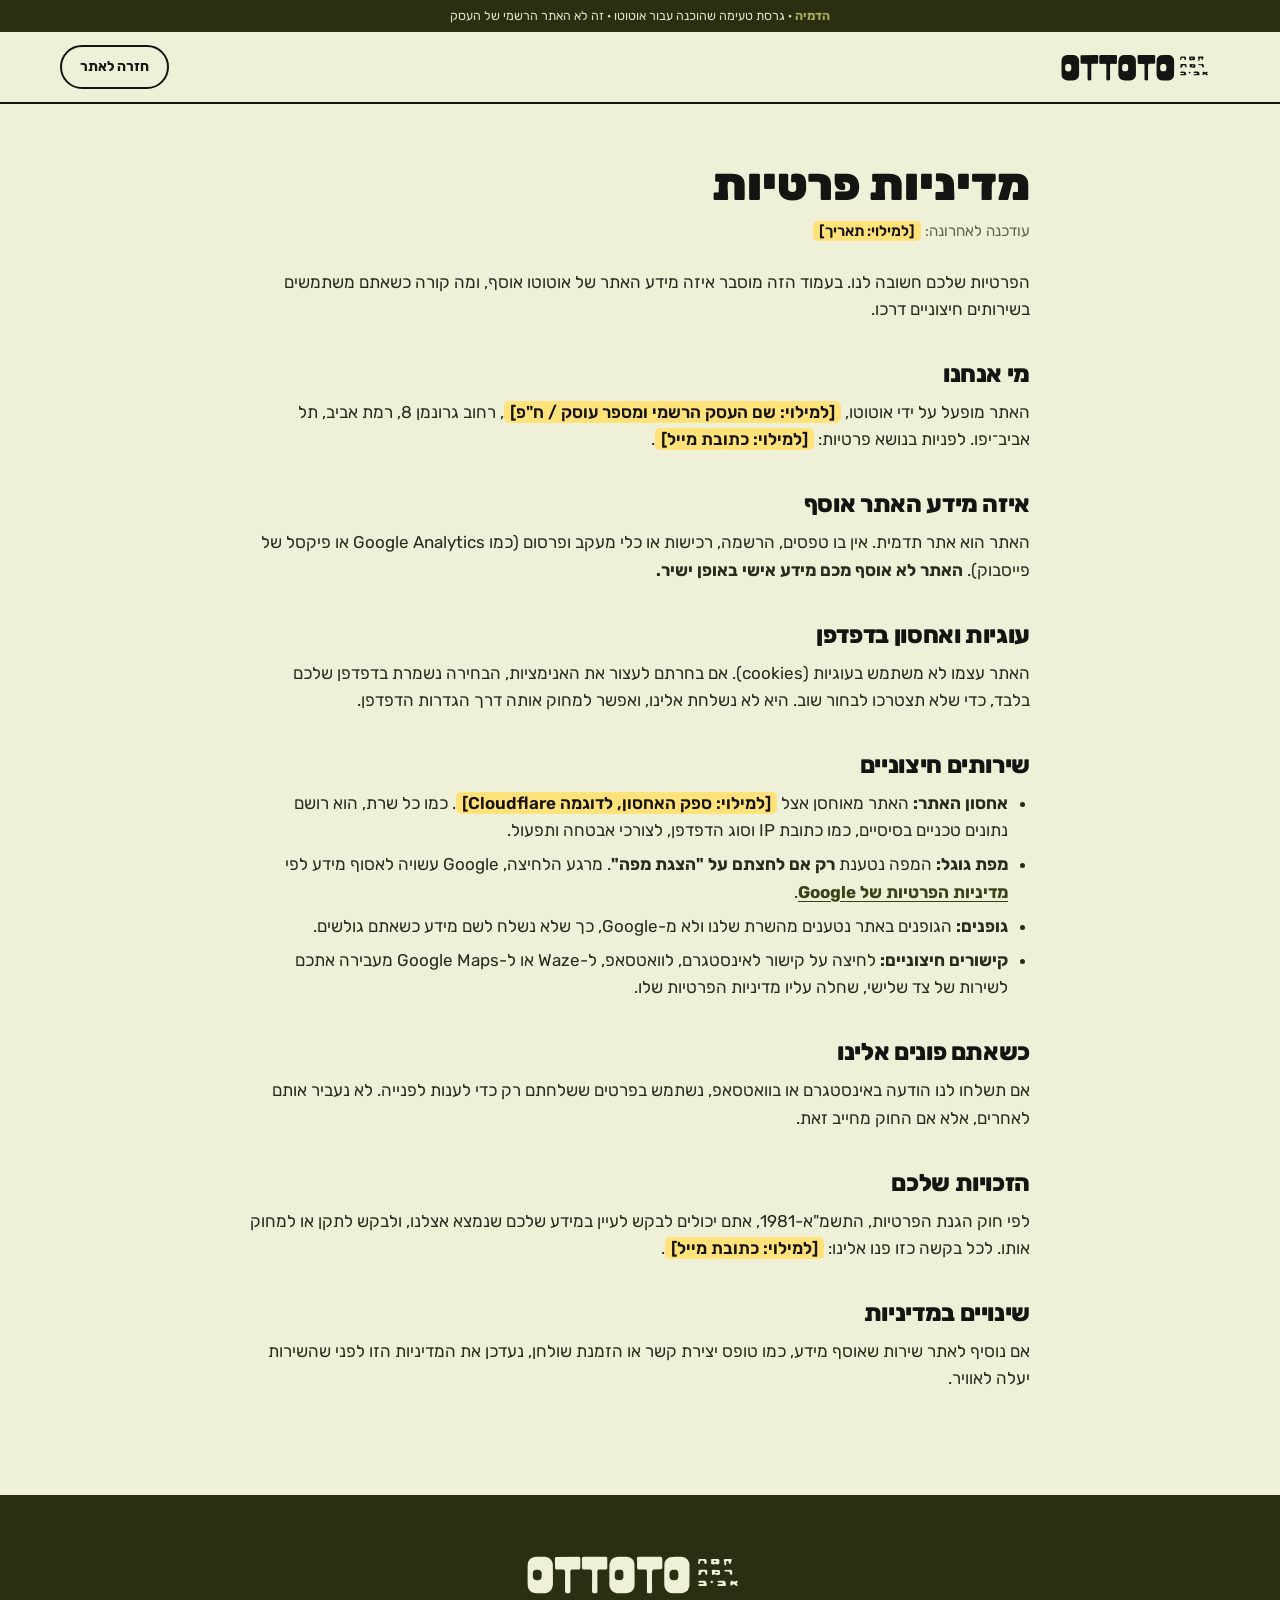
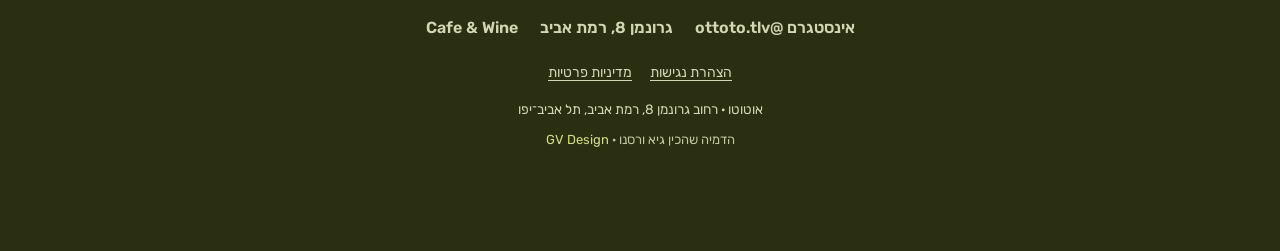
<file: privacy.html>
<!DOCTYPE html>
<html lang="he" dir="rtl">
<head>
<meta charset="UTF-8">
<meta name="viewport" content="width=device-width, initial-scale=1">
<meta name="robots" content="noindex, nofollow">
<title>מדיניות פרטיות · אוטוטו קפה רמת אביב (הדמיה)</title>
<meta name="description" content="מדיניות פרטיות של אתר אוטוטו – קפה ויין בגינה, רמת אביב.">
<link rel="icon" href="data:image/svg+xml,%3Csvg xmlns='http://www.w3.org/2000/svg' viewBox='0 0 64 64'%3E%3Crect width='64' height='64' rx='32' fill='%23a7ad55'/%3E%3Crect x='17' y='15' width='30' height='34' rx='9' fill='none' stroke='%23161412' stroke-width='9'/%3E%3C/svg%3E">
<link rel="stylesheet" href="css/site.css">
</head>
<body>
<svg width="0" height="0" style="position:absolute" aria-hidden="true"><defs>
  <symbol id="logo" viewBox="0 0 292 58"><path fill="currentColor" fill-rule="evenodd" d="M235.50,38.00 L235.12,38.62 L235.12,39.25 L235.62,40.12 L236.75,40.62 L237.62,40.50 L238.12,40.12 L238.50,38.88 L238.00,38.00 L237.00,37.62 L236.38,37.62Z M260.50,38.38 L260.12,39.88 L260.12,42.62 L260.62,43.38 L261.12,43.62 L262.00,43.62 L263.62,41.88 L264.75,42.00 L267.38,43.88 L268.88,43.88 L269.62,43.38 L269.62,42.75 L268.12,41.25 L268.25,40.25 L269.12,39.38 L269.50,38.62 L269.50,38.12 L269.12,37.75 L268.00,37.62 L266.00,38.38 L264.12,38.38 L262.62,37.62 L261.62,37.50Z M244.00,38.38 L244.00,39.12 L244.75,39.75 L249.12,39.88 L250.00,40.12 L250.50,40.62 L250.50,41.12 L249.75,41.75 L244.62,42.00 L243.62,42.88 L243.88,43.50 L244.25,43.75 L245.25,44.00 L253.50,44.00 L254.62,43.25 L254.75,42.25 L254.00,39.00 L253.00,37.88 L251.50,37.38 L246.38,37.38 L244.62,37.75Z M219.75,38.62 L219.88,39.25 L220.62,39.75 L221.75,40.00 L225.50,39.88 L226.50,40.50 L226.50,41.12 L225.75,41.75 L221.50,41.75 L219.88,42.25 L219.62,42.62 L219.62,43.25 L220.25,43.75 L221.50,44.00 L229.25,44.00 L230.25,43.62 L230.62,43.12 L230.62,42.12 L230.12,41.00 L229.75,39.00 L229.12,38.12 L228.12,37.50 L221.62,37.38 L220.25,37.88Z M236.75,24.62 L236.62,25.25 L237.12,26.88 L236.88,29.00 L237.12,29.62 L237.75,30.12 L238.38,30.12 L239.88,29.25 L240.50,29.25 L242.38,30.25 L245.50,30.38 L246.38,30.00 L247.00,29.25 L247.25,28.00 L247.12,25.62 L246.75,24.50 L245.88,23.88 L238.00,23.75 L237.38,24.00Z M240.62,27.38 L240.75,26.88 L241.75,26.25 L243.38,26.25 L244.00,26.50 L244.25,26.88 L244.25,27.25 L243.75,27.75 L242.62,28.00 L241.12,27.88Z M220.00,24.88 L220.38,27.12 L219.50,28.88 L219.75,29.62 L220.75,30.25 L221.75,30.38 L222.62,30.00 L223.38,28.88 L223.62,27.12 L224.38,26.38 L225.25,26.00 L227.00,26.00 L227.88,26.38 L228.50,27.25 L228.62,28.75 L229.38,30.00 L230.12,30.12 L231.00,29.25 L231.12,25.12 L230.75,24.38 L230.25,24.00 L229.38,23.75 L221.88,23.75 L220.50,24.25Z M252.75,24.50 L252.62,25.00 L252.88,25.50 L253.88,26.00 L257.62,25.88 L258.62,26.25 L259.25,26.88 L259.75,28.88 L260.38,29.62 L260.88,29.88 L261.88,29.88 L262.25,29.62 L262.62,28.75 L262.50,25.38 L261.75,24.25 L260.38,23.75 L256.62,23.88 L254.25,23.62 L253.25,24.00Z M252.00,10.75 L251.88,12.00 L252.62,14.62 L252.50,16.50 L252.88,17.50 L253.62,18.00 L254.38,17.88 L254.88,17.25 L255.00,14.12 L255.25,13.25 L255.88,12.50 L257.12,12.50 L258.00,13.25 L258.62,16.00 L259.50,16.38 L260.12,16.12 L260.62,15.50 L261.25,13.12 L262.00,11.38 L261.62,10.50 L260.50,10.12 L253.25,10.12Z M235.62,11.12 L235.62,11.62 L236.25,13.00 L235.88,14.25 L235.88,15.38 L236.38,16.38 L236.88,16.75 L238.88,17.00 L241.12,16.50 L242.12,16.50 L243.12,16.88 L244.25,16.88 L245.50,16.38 L246.38,15.38 L246.38,11.38 L245.50,10.38 L244.62,10.12 L237.50,10.00 L236.25,10.38Z M239.00,12.88 L240.12,12.25 L241.62,12.25 L242.50,12.88 L242.50,13.25 L241.62,14.00 L240.38,14.12 L239.38,13.75 L239.00,13.38Z M219.88,11.00 L220.25,13.12 L219.50,14.25 L219.38,15.00 L219.50,15.62 L220.12,16.25 L220.75,16.25 L221.75,15.50 L222.12,14.50 L221.88,13.50 L222.00,13.12 L222.75,12.50 L224.25,12.12 L225.38,12.12 L226.38,12.50 L227.00,13.25 L227.75,15.62 L228.38,16.25 L229.38,16.25 L230.25,15.38 L230.38,13.50 L230.12,11.50 L229.75,10.75 L229.00,10.25 L228.12,10.00 L222.50,10.00 L220.50,10.38Z M74.38,7.62 L73.62,8.00 L73.00,8.88 L73.00,20.62 L73.38,22.38 L74.00,23.00 L75.62,23.38 L83.50,23.25 L84.62,23.62 L85.50,24.50 L85.75,25.12 L85.88,28.50 L85.75,51.25 L86.25,52.38 L87.25,53.12 L88.38,53.38 L91.25,53.12 L92.12,52.50 L92.62,50.88 L92.50,25.12 L92.88,24.25 L93.50,23.62 L94.38,23.25 L103.50,23.38 L104.38,23.00 L104.75,22.38 L105.00,21.12 L105.00,8.62 L104.12,7.62 L103.12,7.38 L75.75,7.38Z M40.25,7.50 L39.38,8.12 L39.00,9.12 L39.12,21.00 L39.38,22.25 L39.88,23.00 L40.50,23.25 L49.62,23.25 L50.62,23.62 L51.50,24.50 L51.75,25.00 L51.75,50.88 L52.25,52.25 L53.00,53.00 L53.75,53.25 L57.12,53.12 L58.12,52.38 L58.50,51.38 L58.50,25.00 L59.50,23.62 L60.62,23.25 L69.62,23.25 L70.50,22.75 L71.00,21.50 L71.12,8.75 L70.38,7.75 L69.38,7.38Z M183.75,7.75 L181.50,9.00 L179.25,11.00 L177.50,13.88 L177.12,15.38 L176.75,29.00 L176.88,42.38 L177.38,45.88 L179.25,49.62 L181.38,51.50 L184.38,52.88 L188.38,53.38 L197.88,53.38 L200.62,53.00 L204.00,51.50 L206.50,49.50 L208.50,44.75 L208.75,25.00 L208.62,16.88 L208.12,14.25 L206.38,11.12 L203.75,8.75 L201.75,7.88 L198.62,7.38 L190.75,7.25Z M185.62,24.12 L187.38,23.50 L190.25,23.50 L191.75,23.75 L193.00,24.38 L194.12,25.88 L194.62,28.25 L194.62,32.88 L193.88,35.00 L192.75,36.12 L190.38,36.88 L187.62,36.88 L185.50,36.25 L184.12,34.75 L183.38,32.62 L183.38,27.88 L183.88,26.25Z M172.50,7.38 L144.38,7.38 L143.12,7.88 L142.38,8.88 L142.25,9.62 L142.50,11.25 L142.62,15.88 L142.50,20.75 L143.25,22.88 L144.12,23.38 L153.50,23.38 L154.25,23.75 L155.00,24.75 L155.00,51.25 L155.38,52.50 L156.00,53.12 L160.00,53.38 L161.00,52.75 L161.50,51.38 L161.38,29.00 L161.50,26.12 L161.88,24.62 L162.50,23.88 L163.75,23.25 L172.38,23.12 L173.62,22.50 L174.38,21.38 L174.38,9.62 L173.88,8.25Z M113.38,8.38 L111.75,9.38 L109.38,12.00 L107.62,17.50 L107.62,42.12 L107.88,44.75 L109.62,49.00 L111.75,51.12 L113.62,52.12 L116.62,53.12 L120.00,53.38 L129.38,53.38 L133.88,52.12 L135.12,51.38 L137.75,48.88 L139.00,45.75 L139.38,43.75 L139.50,33.75 L139.25,17.12 L138.88,14.50 L138.25,12.50 L137.38,11.12 L134.38,8.50 L133.50,8.12 L129.38,7.38 L118.00,7.25Z M117.00,23.88 L119.00,23.50 L122.38,23.75 L124.00,24.38 L124.88,25.50 L125.38,27.88 L125.25,33.75 L124.50,35.38 L122.62,36.62 L121.75,36.88 L117.38,36.62 L115.88,36.00 L114.88,34.62 L114.38,32.62 L114.50,27.62 L115.50,25.00Z M30.25,8.12 L26.62,7.38 L22.38,7.12 L15.25,7.25 L12.75,7.62 L11.00,8.12 L7.88,9.88 L7.12,10.62 L5.50,13.25 L5.00,14.75 L4.62,17.50 L4.50,37.50 L4.75,44.50 L5.25,46.50 L6.88,49.50 L7.88,50.50 L10.00,51.88 L13.12,53.00 L15.12,53.38 L25.88,53.38 L27.50,53.12 L31.50,51.62 L34.50,49.00 L36.25,44.25 L36.50,41.62 L36.38,16.38 L35.62,14.12 L34.25,11.25 L32.25,9.38Z M13.62,23.88 L15.38,23.50 L18.25,23.50 L20.25,24.12 L22.00,26.38 L22.38,27.62 L22.25,33.00 L21.50,35.00 L20.25,36.25 L17.75,37.00 L15.88,37.00 L13.50,36.38 L12.00,35.12 L11.12,32.75 L11.25,27.25 L12.00,25.25Z"/></symbol>
  <symbol id="i-nav" viewBox="0 0 24 24" fill="none" stroke="currentColor" stroke-width="2.2" stroke-linecap="round" stroke-linejoin="round"><path d="M3 11l19-9-9 19-2-8-8-2z"/></symbol>
  <symbol id="i-ig" viewBox="0 0 24 24" fill="none" stroke="currentColor" stroke-width="2.2" stroke-linecap="round" stroke-linejoin="round"><rect x="3" y="3" width="18" height="18" rx="5"/><circle cx="12" cy="12" r="4"/><circle cx="17.5" cy="6.5" r="1" fill="currentColor"/></symbol>
  <symbol id="i-pin" viewBox="0 0 24 24" fill="none" stroke="currentColor" stroke-width="2.2" stroke-linecap="round" stroke-linejoin="round"><path d="M21 10c0 7-9 13-9 13S3 17 3 10a9 9 0 0 1 18 0z"/><circle cx="12" cy="10" r="3"/></symbol>
  <symbol id="i-g" viewBox="0 0 24 24"><path fill="#4285F4" d="M22.6 12.2c0-.8-.1-1.5-.2-2.2H12v4.2h5.9a5 5 0 0 1-2.2 3.3v2.7h3.6c2.1-1.9 3.3-4.8 3.3-8z"/><path fill="#34A853" d="M12 23c3 0 5.5-1 7.3-2.7l-3.6-2.8c-1 .7-2.2 1.1-3.7 1.1-2.9 0-5.3-1.9-6.2-4.5H2.1v2.8A11 11 0 0 0 12 23z"/><path fill="#FBBC05" d="M5.8 14.1a6.6 6.6 0 0 1 0-4.2V7.1H2.1a11 11 0 0 0 0 9.8z"/><path fill="#EA4335" d="M12 5.4c1.6 0 3.1.6 4.2 1.7l3.2-3.2A11 11 0 0 0 2.1 7.1l3.7 2.8C6.7 7.3 9.1 5.4 12 5.4z"/></symbol>
</defs></svg>
<a class="skip" href="#main">דלג לתוכן הראשי</a>
<aside class="demo-bar" aria-label="הודעת הדמיה"><b>הדמיה</b> · גרסת טעימה שהוכנה עבור אוטוטו · זה לא האתר הרשמי של העסק</aside>
<nav class="nav" aria-label="ניווט ראשי">
  <div class="wrap">
    <a href="index.html" aria-label="אוטוטו – לעמוד הבית"><svg class="logo" viewBox="0 0 292 58" aria-hidden="true" focusable="false"><use href="#logo"/></svg></a>
    <a class="btn btn-line back" href="index.html">חזרה לאתר</a>
  </div>
</nav>
<main id="main" tabindex="-1" class="wrap doc">
<h1>מדיניות פרטיות</h1>
<p class="meta">עודכנה לאחרונה: <mark class="fill">[למילוי: תאריך]</mark></p>

<p>הפרטיות שלכם חשובה לנו. בעמוד הזה מוסבר איזה מידע האתר של אוטוטו אוסף, ומה קורה כשאתם משתמשים בשירותים חיצוניים דרכו.</p>

<h2>מי אנחנו</h2>
<p>האתר מופעל על ידי אוטוטו, <mark class="fill">[למילוי: שם העסק הרשמי ומספר עוסק / ח"פ]</mark>, רחוב גרונמן 8, רמת אביב, תל אביב־יפו. לפניות בנושא פרטיות: <mark class="fill">[למילוי: כתובת מייל]</mark>.</p>

<h2>איזה מידע האתר אוסף</h2>
<p>האתר הוא אתר תדמית. אין בו טפסים, הרשמה, רכישות או כלי מעקב ופרסום (כמו <span lang="en">Google Analytics</span> או פיקסל של פייסבוק). <strong>האתר לא אוסף מכם מידע אישי באופן ישיר.</strong></p>

<h2>עוגיות ואחסון בדפדפן</h2>
<p>האתר עצמו לא משתמש בעוגיות (<span lang="en">cookies</span>). אם בחרתם לעצור את האנימציות, הבחירה נשמרת בדפדפן שלכם בלבד, כדי שלא תצטרכו לבחור שוב. היא לא נשלחת אלינו, ואפשר למחוק אותה דרך הגדרות הדפדפן.</p>

<h2>שירותים חיצוניים</h2>
<ul>
  <li><strong>אחסון האתר:</strong> האתר מאוחסן אצל <mark class="fill">[למילוי: ספק האחסון, לדוגמה Cloudflare]</mark>. כמו כל שרת, הוא רושם נתונים טכניים בסיסיים, כמו כתובת IP וסוג הדפדפן, לצורכי אבטחה ותפעול.</li>
  <li><strong>מפת גוגל:</strong> המפה נטענת <strong>רק אם לחצתם על "הצגת מפה"</strong>. מרגע הלחיצה, Google עשויה לאסוף מידע לפי <a href="https://policies.google.com/privacy?hl=iw" target="_blank" rel="noopener">מדיניות הפרטיות של Google<span class="sr-only"> (נפתח בחלון חדש)</span></a>.</li>
  <li><strong>גופנים:</strong> הגופנים באתר נטענים מהשרת שלנו ולא מ-Google, כך שלא נשלח לשם מידע כשאתם גולשים.</li>
  <li><strong>קישורים חיצוניים:</strong> לחיצה על קישור לאינסטגרם, לוואטסאפ, ל-<span lang="en">Waze</span> או ל-<span lang="en">Google Maps</span> מעבירה אתכם לשירות של צד שלישי, שחלה עליו מדיניות הפרטיות שלו.</li>
</ul>

<h2>כשאתם פונים אלינו</h2>
<p>אם תשלחו לנו הודעה באינסטגרם או בוואטסאפ, נשתמש בפרטים ששלחתם רק כדי לענות לפנייה. לא נעביר אותם לאחרים, אלא אם החוק מחייב זאת.</p>

<h2>הזכויות שלכם</h2>
<p>לפי חוק הגנת הפרטיות, התשמ"א-1981, אתם יכולים לבקש לעיין במידע שלכם שנמצא אצלנו, ולבקש לתקן או למחוק אותו. לכל בקשה כזו פנו אלינו: <mark class="fill">[למילוי: כתובת מייל]</mark>.</p>

<h2>שינויים במדיניות</h2>
<p>אם נוסיף לאתר שירות שאוסף מידע, כמו טופס יצירת קשר או הזמנת שולחן, נעדכן את המדיניות הזו לפני שהשירות יעלה לאוויר.</p>

</main>
<footer>
  <div class="wrap">
    <svg class="logo" viewBox="0 0 292 58" role="img" aria-label="אוטוטו"><use href="#logo"/></svg>
    <div class="links">
      <a href="https://www.instagram.com/ottoto.tlv/" target="_blank" rel="noopener">אינסטגרם <span lang="en">@ottoto.tlv</span><span class="sr-only"> (נפתח בחלון חדש)</span><span class="sr-only"> (נפתח בחלון חדש)</span></a>
      <a href="index.html#visit">גרונמן 8, רמת אביב</a>
      <a href="index.html#daynight" lang="en">Cafe &amp; Wine</a>
    </div>
    <div class="legal"><a href="accessibility.html">הצהרת נגישות</a><a href="privacy.html">מדיניות פרטיות</a></div>
    <div class="biz">אוטוטו · רחוב גרונמן 8, רמת אביב, תל אביב־יפו</div>
    <div class="credit">הדמיה שהכין גיא ורסנו · <a href="https://guy-main-gvdesign.vercel.app" target="_blank" rel="noopener">GV Design<span class="sr-only"> (נפתח בחלון חדש)</span><span class="sr-only"> (נפתח בחלון חדש)</span></a></div>
  </div>
</footer>
</body>
</html>
</file>
<file: css/site.css>
@font-face{font-family:'Rubik';font-style:normal;font-display:swap;font-weight:400;src:url(../fonts/rubik-hebrew-400-normal.woff2) format('woff2');unicode-range:U+0307-0308,U+0590-05FF,U+200C-2010,U+20AA,U+25CC,U+FB1D-FB4F}
@font-face{font-family:'Rubik';font-style:normal;font-display:swap;font-weight:400;src:url(../fonts/rubik-latin-400-normal.woff2) format('woff2');unicode-range:U+0000-00FF,U+0131,U+0152-0153,U+02BB-02BC,U+02C6,U+02DA,U+02DC,U+0304,U+0308,U+0329,U+2000-206F,U+20AC,U+2122,U+2191,U+2193,U+2212,U+2215,U+FEFF,U+FFFD}
@font-face{font-family:'Rubik';font-style:normal;font-display:swap;font-weight:500;src:url(../fonts/rubik-hebrew-500-normal.woff2) format('woff2');unicode-range:U+0307-0308,U+0590-05FF,U+200C-2010,U+20AA,U+25CC,U+FB1D-FB4F}
@font-face{font-family:'Rubik';font-style:normal;font-display:swap;font-weight:500;src:url(../fonts/rubik-latin-500-normal.woff2) format('woff2');unicode-range:U+0000-00FF,U+0131,U+0152-0153,U+02BB-02BC,U+02C6,U+02DA,U+02DC,U+0304,U+0308,U+0329,U+2000-206F,U+20AC,U+2122,U+2191,U+2193,U+2212,U+2215,U+FEFF,U+FFFD}
@font-face{font-family:'Rubik';font-style:normal;font-display:swap;font-weight:600;src:url(../fonts/rubik-hebrew-600-normal.woff2) format('woff2');unicode-range:U+0307-0308,U+0590-05FF,U+200C-2010,U+20AA,U+25CC,U+FB1D-FB4F}
@font-face{font-family:'Rubik';font-style:normal;font-display:swap;font-weight:600;src:url(../fonts/rubik-latin-600-normal.woff2) format('woff2');unicode-range:U+0000-00FF,U+0131,U+0152-0153,U+02BB-02BC,U+02C6,U+02DA,U+02DC,U+0304,U+0308,U+0329,U+2000-206F,U+20AC,U+2122,U+2191,U+2193,U+2212,U+2215,U+FEFF,U+FFFD}
@font-face{font-family:'Rubik';font-style:normal;font-display:swap;font-weight:700;src:url(../fonts/rubik-hebrew-700-normal.woff2) format('woff2');unicode-range:U+0307-0308,U+0590-05FF,U+200C-2010,U+20AA,U+25CC,U+FB1D-FB4F}
@font-face{font-family:'Rubik';font-style:normal;font-display:swap;font-weight:700;src:url(../fonts/rubik-latin-700-normal.woff2) format('woff2');unicode-range:U+0000-00FF,U+0131,U+0152-0153,U+02BB-02BC,U+02C6,U+02DA,U+02DC,U+0304,U+0308,U+0329,U+2000-206F,U+20AC,U+2122,U+2191,U+2193,U+2212,U+2215,U+FEFF,U+FFFD}
@font-face{font-family:'Rubik';font-style:normal;font-display:swap;font-weight:800;src:url(../fonts/rubik-hebrew-800-normal.woff2) format('woff2');unicode-range:U+0307-0308,U+0590-05FF,U+200C-2010,U+20AA,U+25CC,U+FB1D-FB4F}
@font-face{font-family:'Rubik';font-style:normal;font-display:swap;font-weight:800;src:url(../fonts/rubik-latin-800-normal.woff2) format('woff2');unicode-range:U+0000-00FF,U+0131,U+0152-0153,U+02BB-02BC,U+02C6,U+02DA,U+02DC,U+0304,U+0308,U+0329,U+2000-206F,U+20AC,U+2122,U+2191,U+2193,U+2212,U+2215,U+FEFF,U+FFFD}
@font-face{font-family:'Rubik';font-style:normal;font-display:swap;font-weight:900;src:url(../fonts/rubik-hebrew-900-normal.woff2) format('woff2');unicode-range:U+0307-0308,U+0590-05FF,U+200C-2010,U+20AA,U+25CC,U+FB1D-FB4F}
@font-face{font-family:'Rubik';font-style:normal;font-display:swap;font-weight:900;src:url(../fonts/rubik-latin-900-normal.woff2) format('woff2');unicode-range:U+0000-00FF,U+0131,U+0152-0153,U+02BB-02BC,U+02C6,U+02DA,U+02DC,U+0304,U+0308,U+0329,U+2000-206F,U+20AC,U+2122,U+2191,U+2193,U+2212,U+2215,U+FEFF,U+FFFD}
@font-face{font-family:'Amatic SC';font-style:normal;font-display:swap;font-weight:700;src:url(../fonts/amatic-sc-hebrew-700-normal.woff2) format('woff2');unicode-range:U+0307-0308,U+0590-05FF,U+200C-2010,U+20AA,U+25CC,U+FB1D-FB4F}
@font-face{font-family:'Amatic SC';font-style:normal;font-display:swap;font-weight:700;src:url(../fonts/amatic-sc-latin-700-normal.woff2) format('woff2');unicode-range:U+0000-00FF,U+0131,U+0152-0153,U+02BB-02BC,U+02C6,U+02DA,U+02DC,U+0304,U+0308,U+0329,U+2000-206F,U+20AC,U+2122,U+2191,U+2193,U+2212,U+2215,U+FEFF,U+FFFD}

:root{
  --cream:#eef0d8; --cream-2:#dfe3b6; --peach:#f4c8a6; --peach-d:#eaa77f;
  --m:#a7ad55; --m-l:#d3d898; --m-d:#3b4019; --m-dd:#2b2f12;
  --ink:#161412; --ink-2:#2a2a1c; --pesto:#5d6224; --matcha:#a7ad55;
  --muted:#5f604a; --r:22px;
}
*{box-sizing:border-box;margin:0;padding:0}
html{scroll-behavior:smooth}
body{font-family:'Rubik',sans-serif;background:var(--cream);color:var(--ink);line-height:1.6;-webkit-font-smoothing:antialiased;overflow-x:hidden}
a{color:inherit;text-decoration:none}
img,svg{display:block}
.wrap{width:min(1160px,92vw);margin-inline:auto}
.hand{font-family:'Amatic SC',cursive;font-weight:700}
.dd{background-repeat:no-repeat;background-size:contain;background-position:center}
.dd-food{background-image:url(../img/d-food.png)}
.dd-wine{background-image:url(../img/d-byyou.png)}
.dd-coffee{background-image:url(../img/d-drinks.png)}
.dd-bread{background-image:url(../img/d-vibes.png)}

/* a11y */
.skip{position:absolute;inset-inline-start:12px;top:-80px;z-index:300;background:var(--m-dd);color:#fff;padding:12px 20px;border-radius:999px;font-weight:700;transition:top .2s}
.skip:focus{top:12px}
:focus-visible{outline:3px solid var(--ink);outline-offset:2px;box-shadow:0 0 0 6px #fff;border-radius:8px}
.menu :focus-visible,.dn.night :focus-visible,footer :focus-visible{outline-color:#fff;box-shadow:0 0 0 6px var(--ink)}
.sr-only{position:absolute!important;width:1px;height:1px;padding:0;margin:-1px;overflow:hidden;clip:rect(0,0,0,0);white-space:nowrap;border:0}
.motion-btn{position:fixed;inset-inline-end:16px;bottom:16px;z-index:70;display:inline-flex;align-items:center;gap:8px;background:#fff;color:var(--ink);border:2px solid var(--ink);border-radius:999px;padding:9px 15px;font-family:inherit;font-weight:700;font-size:14px;line-height:1;box-shadow:3px 3px 0 var(--ink);cursor:pointer}
.motion-btn svg{width:16px;height:16px}
.paused *,.paused *::before,.paused *::after{animation-play-state:paused!important}
.paused .sprinkles{display:none}
main:focus{outline:none;box-shadow:none}
.map{position:relative}
.map-load{position:absolute;inset:0;display:grid;place-items:center;text-align:center;padding:24px;background:repeating-linear-gradient(45deg,#e4e8c4 0 14px,#dfe3b6 14px 28px)}
.map-load p{font-size:14.5px;color:var(--ink-2);max-width:330px;margin:10px auto 0}
.legal{display:flex;justify-content:center;gap:18px;flex-wrap:wrap;font-size:14px;margin-bottom:14px}
.legal a{text-decoration:underline;text-underline-offset:3px}
.biz{font-size:13.5px;margin-bottom:10px}

/* demo bar */
.demo-bar{background:var(--m-dd);color:#e3e6c6;font-size:12.5px;text-align:center;padding:6px 12px}
.demo-bar b{color:var(--m)}

/* nav */
.nav{position:sticky;top:0;z-index:50;background:rgba(238,240,216,.93);backdrop-filter:blur(10px);border-bottom:2px solid var(--ink)}
.nav .wrap{display:flex;align-items:center;justify-content:space-between;height:70px;gap:20px}
.logo{height:32px;width:auto;color:var(--ink)}
.nav ul{display:flex;gap:26px;list-style:none;font-weight:600;font-size:15.5px}
.nav ul a{position:relative}
.nav ul a::after{content:"";position:absolute;inset-inline:0;bottom:-4px;height:3px;border-radius:3px;background:var(--m);transform:scaleX(0);transition:.25s}
.nav ul a:hover::after{transform:none}
.btn{display:inline-flex;align-items:center;gap:9px;padding:13px 24px;border-radius:999px;font-weight:700;font-size:15.5px;font-family:inherit;border:2px solid var(--ink);cursor:pointer;transition:transform .2s,box-shadow .2s,background .2s}
.btn svg{width:18px;height:18px}
.btn-ink{background:var(--m-d);color:#fff;border-color:var(--m-dd);box-shadow:4px 4px 0 var(--m)}
.btn-ink:hover{transform:translate(-2px,-2px);box-shadow:6px 6px 0 var(--m)}
.btn-line{background:transparent;color:var(--ink)}
.btn-line:hover{background:var(--m-l)}
.btn-peach{background:var(--m);color:var(--ink);box-shadow:4px 4px 0 var(--ink)}
.btn-peach:hover{transform:translate(-2px,-2px);box-shadow:6px 6px 0 var(--ink)}
.nav .btn{padding:9px 18px;font-size:14px}

/* hero */
.hero{position:relative;overflow:hidden;padding:64px 0 90px}
.sprinkles{position:absolute;inset:0;pointer-events:none;overflow:hidden;z-index:0}
.sprinkles i{position:absolute;top:-20px;width:5px;height:16px;border-radius:4px;opacity:.9;animation:fall linear infinite}
@keyframes fall{to{transform:translateY(110vh) rotate(540deg)}}
.hero .wrap{display:grid;grid-template-columns:1.05fr .95fr;gap:50px;align-items:center;position:relative;z-index:1}
.status{display:inline-flex;align-items:center;gap:9px;background:#fff;border:2px solid var(--ink);padding:6px 14px;border-radius:999px;font-size:14px;font-weight:700;margin-bottom:22px}
.status i{width:9px;height:9px;border-radius:50%;background:#43b05c;box-shadow:0 0 0 4px rgba(67,176,92,.2)}
.status.closed i{background:#e0573e;box-shadow:0 0 0 4px rgba(224,87,62,.2)}
.eyebrow{font-weight:700;font-size:14px;letter-spacing:.06em;color:var(--pesto);margin-bottom:10px}
.hero h1{font-weight:900;font-size:clamp(42px,6vw,80px);line-height:1;letter-spacing:-.02em}
.hero h1 .hand{display:block;font-size:1.25em;color:var(--pesto);line-height:.95;margin-top:6px;position:relative;width:max-content}
.hero h1 .hand svg{position:absolute;inset-inline:-6%;bottom:-6px;width:112%;height:22px;color:var(--m)}
.hero p.lead{font-size:clamp(17px,1.5vw,19.5px);color:var(--ink-2);margin:24px 0 30px;max-width:520px}
.ctas{display:flex;gap:12px;flex-wrap:wrap}
.facts{display:flex;gap:12px;margin-top:34px;flex-wrap:wrap}
.facts>span{background:#fff;border:1.5px dashed var(--ink);border-radius:14px;padding:8px 14px;font-weight:600;font-size:14.5px}
.facts>span b{font-weight:900}

.collage{position:relative;aspect-ratio:1/1.02;max-width:520px;justify-self:center;width:100%}
.pol{position:absolute;background:#fff;padding:10px 10px 44px;border:2px solid var(--ink);border-radius:6px;box-shadow:8px 8px 0 var(--ink);transition:transform .4s}
.pol img{width:100%;height:100%;object-fit:cover;border-radius:2px}
.pol figcaption{position:absolute;bottom:6px;inset-inline:0;text-align:center;font-family:'Amatic SC',cursive;font-weight:700;font-size:26px;line-height:1.2}
.pol.a{width:56%;height:66%;left:4%;top:10%;transform:rotate(-6deg);z-index:2}
.pol.b{width:52%;height:60%;right:2%;top:2%;transform:rotate(5deg)}
.pol:hover{transform:rotate(0) scale(1.03);z-index:3}
.collage .dd-coffee{position:absolute;width:30%;aspect-ratio:1;right:6%;bottom:2%;animation:walk 2.4s ease-in-out infinite;z-index:3}
.collage .dd-wine{position:absolute;width:22%;aspect-ratio:1;left:0;bottom:4%;transform:rotate(-8deg);z-index:3}
@keyframes walk{0%,100%{transform:translateX(0) rotate(-3deg)}50%{transform:translateX(-14px) rotate(3deg)}}
.sticker{position:absolute;z-index:4;left:-2%;top:-2%;background:var(--peach);border:2px solid var(--ink);border-radius:50%;width:104px;height:104px;display:grid;place-items:center;text-align:center;font-weight:800;font-size:13.5px;line-height:1.15;transform:rotate(12deg);box-shadow:4px 4px 0 var(--ink)}
.sticker b{display:block;font-size:22px;font-weight:900}

/* marquee */
.marquee{background:var(--m);border-block:2px solid var(--ink);overflow:hidden;padding:13px 0;white-space:nowrap;font-weight:800;font-size:19px}
.marquee .track{display:inline-flex;animation:marq 30s linear infinite}
.marquee span{display:inline-flex;align-items:center;gap:20px;padding-inline:20px}
.marquee span::after{content:"";width:8px;height:20px;border-radius:5px;background:var(--ink);transform:rotate(30deg)}
@keyframes marq{to{transform:translateX(50%)}}

section{padding:96px 0}
.kicker{display:inline-block;font-weight:800;font-size:13px;letter-spacing:.14em;text-transform:uppercase;background:var(--m-d);color:var(--cream);padding:5px 12px;border-radius:999px;margin-bottom:16px;direction:ltr}
h2{font-weight:900;font-size:clamp(32px,4.2vw,54px);line-height:1.05;letter-spacing:-.015em}
h2 .hand{color:var(--pesto);font-size:1.2em}
.sub{color:var(--muted);font-size:18px;max-width:580px;margin-top:14px}
.center{text-align:center}.center .sub{margin-inline:auto}

/* four things */
.four{display:grid;grid-template-columns:repeat(4,1fr);gap:18px;margin-top:46px}
.card4{border:2px solid var(--ink);border-radius:var(--r);padding:26px 22px 24px;background:#fff;transition:transform .25s,box-shadow .25s;text-align:right}
.card4:nth-child(odd){background:var(--m-l)}
.card4:hover{transform:translateY(-6px) rotate(-1deg);box-shadow:6px 6px 0 var(--ink)}
.card4 .dd{height:110px;margin-bottom:14px;transition:transform .3s}
.card4:hover .dd{transform:rotate(-6deg) scale(1.06)}
.card4 small{font-weight:800;letter-spacing:.14em;font-size:12px;direction:ltr;display:block;text-align:right;color:#3e4217}
.card4 h3{font-size:22px;font-weight:800;margin:4px 0 6px}
.card4 p{font-size:15.5px;color:var(--ink-2);line-height:1.5}

/* menu */
.menu{background:var(--m-d);color:#f3f4e4}
.menu .kicker{background:var(--m);color:var(--ink)}
.menu h2 .hand{color:var(--m)}
.menu .sub{color:#cfd2b0}
.menu-grid{display:grid;grid-template-columns:.85fr 1.15fr;gap:56px;align-items:start;margin-top:10px}
.menu .pol{position:relative;box-shadow:8px 8px 0 var(--m);transform:rotate(-2.5deg);aspect-ratio:616/800;color:var(--ink)}
.menu .pol img{height:calc(100% - 0px)}
.tabs{display:flex;gap:8px;flex-wrap:wrap;margin:28px 0 22px}
.tab{background:transparent;border:2px solid #6c7236;color:var(--cream);padding:9px 20px;border-radius:999px;font-weight:700;font-size:15px;font-family:inherit;cursor:pointer;transition:.2s}
.tab:hover{border-color:var(--m)}
.tab.on{background:var(--m);border-color:var(--m);color:var(--ink)}
.panel[hidden]{display:none}
.panel.on{display:block;animation:fade .4s ease}
@keyframes fade{from{opacity:0;transform:translateY(8px)}}
.row{display:flex;align-items:baseline;gap:12px;padding:16px 0;border-bottom:1.5px dashed #6a6f3a}
.row h3{font-size:19px;font-weight:800;white-space:nowrap}
.row p{color:#c9cca8;font-size:15px;flex:1}
.row em{font-style:normal;font-size:12px;font-weight:800;background:var(--peach);color:var(--ink);padding:3px 10px;border-radius:999px;white-space:nowrap}
.menu-note{color:#a9ad86;font-size:14px;margin-top:18px}

/* matcha */
.matcha{background:var(--cream)}
.matcha .wrap{display:grid;grid-template-columns:1fr 1fr;gap:60px;align-items:center}
.matcha .pol{position:relative;aspect-ratio:1100/700;transform:rotate(2deg);max-width:600px;justify-self:center;width:100%}
.matcha .pol figcaption{font-size:28px}
.matcha p{font-size:18px;color:var(--ink-2);margin:18px 0 28px;max-width:480px}
.burst{position:fixed;pointer-events:none;z-index:999;width:6px;height:16px;border-radius:4px}

/* shades */
.shades{background:var(--cream-2);border-block:2px solid var(--ink)}
.chips{display:grid;grid-template-columns:repeat(5,1fr);gap:18px;margin-top:46px}
.chip{background:#fff;border:2px solid var(--ink);padding:10px 10px 16px;box-shadow:5px 5px 0 var(--ink);transition:transform .3s;text-align:left;direction:ltr}
.chip:nth-child(odd){transform:rotate(-2deg)}.chip:nth-child(even){transform:rotate(2deg)}
.chip:hover{transform:rotate(0) translateY(-8px)}
.chip .sw{aspect-ratio:1/1;background-size:cover;background-position:center}
.chip b{display:block;font-weight:900;font-size:15px;margin-top:12px;letter-spacing:.02em}
.chip span{display:block;font-size:12.5px;color:var(--muted);font-weight:500}
.sw.spr{background:#fff3e4 radial-gradient(circle at 20% 30%,#f28fb0 0 3px,transparent 4px) 0 0/34px 34px,#fff3e4;position:relative;overflow:hidden}
.sw.spr::before{content:"";position:absolute;inset:0;background:
 linear-gradient(35deg,transparent 46%,#f28fb0 46% 54%,transparent 54%) 4px 6px/36px 30px,
 linear-gradient(-40deg,transparent 46%,#6fb5e8 46% 54%,transparent 54%) 18px 2px/40px 34px,
 linear-gradient(80deg,transparent 46%,#f6c344 46% 54%,transparent 54%) 10px 18px/30px 38px,
 linear-gradient(10deg,transparent 46%,#8fcf7a 46% 54%,transparent 54%) 24px 22px/44px 28px}

/* day/night */
.dn{transition:background .6s,color .6s;background:var(--m-l);overflow:hidden;position:relative}
.dn.night{background:var(--m-dd);color:#f1f2e0}
.dn .wrap{display:grid;grid-template-columns:1fr 1fr;gap:50px;align-items:center}
.switch{display:inline-flex;align-items:center;background:#fff;border:2px solid var(--ink);border-radius:999px;padding:5px;gap:4px;margin:22px 0 26px;box-shadow:4px 4px 0 var(--ink)}
.switch button{border:0;background:transparent;font-family:inherit;font-weight:800;font-size:15px;padding:9px 20px;border-radius:999px;cursor:pointer;color:var(--ink);transition:.3s}
.switch button.on{background:var(--ink);color:#fff}
.dn h2{transition:.4s}
.dn .txt p{font-size:18px;max-width:470px;transition:opacity .4s}
.dn .scene{position:relative;aspect-ratio:1/1;max-width:420px;justify-self:center;width:100%}
.dn .sun{position:absolute;width:62%;aspect-ratio:1;border-radius:50%;left:19%;top:12%;background:#ffe2a6;border:2px solid var(--ink);transition:.7s}
.dn.night .sun{background:#f4ecd8;box-shadow:0 0 0 18px rgba(244,236,216,.08),0 0 0 40px rgba(244,236,216,.05);border-color:#f4ecd8}
.dn .scene .dd{position:absolute;width:56%;aspect-ratio:1;left:22%;top:22%;transition:opacity .5s,transform .6s}
.dn .scene .dd-wine{opacity:0;transform:translateY(30px) rotate(-10deg)}
.dn.night .scene .dd-wine{opacity:1;transform:none}
.dn.night h2 .hand{color:var(--m)}
.dn.night .kicker{background:var(--m);color:var(--ink)}
.dn.night .scene .dd-coffee{opacity:0;transform:translateY(-30px)}
.stars{position:absolute;inset:0;opacity:0;transition:opacity .8s;pointer-events:none;background:
 radial-gradient(2px 2px at 10% 20%,#fff,transparent),radial-gradient(2px 2px at 30% 70%,#fff,transparent),radial-gradient(1.5px 1.5px at 60% 30%,#fff,transparent),radial-gradient(2px 2px at 85% 15%,#fff,transparent),radial-gradient(1.5px 1.5px at 75% 80%,#fff,transparent),radial-gradient(2px 2px at 45% 10%,#fff,transparent),radial-gradient(1.5px 1.5px at 92% 55%,#fff,transparent)}
.dn.night .stars{opacity:.8}
.dn .clock{font-weight:900;font-size:15px;letter-spacing:.06em;direction:ltr;display:inline-block}

/* reviews */
.revs{display:grid;grid-template-columns:repeat(3,1fr);gap:20px;margin-top:44px}
.rev{background:#fff;border:2px solid var(--ink);border-radius:var(--r);padding:28px 26px;text-align:right;position:relative}
.rev:nth-child(2){background:var(--m-l);transform:translateY(16px)}
.rev .st{color:#e8a020;letter-spacing:2px}
.rev p{font-size:18.5px;font-weight:600;margin:10px 0 16px;line-height:1.45}
.rev small{color:#4b4c39;font-weight:600;display:flex;align-items:center;gap:7px}
.rev small svg{width:16px;height:16px}
.rate{display:flex;justify-content:center;gap:12px;margin-top:46px;flex-wrap:wrap}
.rate>span,.rate>a>span{display:inline-block;border:2px solid var(--ink);border-radius:999px;padding:8px 18px;font-weight:700;background:#fff}
.rate>a{text-decoration:underline;text-underline-offset:3px}

/* visit */
.visit{background:var(--cream-2);border-top:2px solid var(--ink);padding-bottom:110px}
.garden{margin-top:36px;border:2px solid var(--ink);border-radius:var(--r);overflow:hidden;aspect-ratio:16/8;box-shadow:6px 6px 0 var(--m)}
.garden img{width:100%;height:100%;object-fit:cover;object-position:50% 52%}
.vgrid{display:grid;grid-template-columns:.9fr 1.1fr;gap:26px;margin-top:44px}
.box{background:#fff;border:2px solid var(--ink);border-radius:var(--r);padding:28px}
.box h3{font-weight:900;font-size:22px;margin-bottom:12px}
.hours div{display:flex;justify-content:space-between;padding:10px 14px;border-radius:12px;font-size:16.5px}
.hours div span:last-child{direction:ltr;unicode-bidi:isolate;font-weight:800}
.hours div.today{background:var(--m-d);color:#fff}
.hours div.today span:first-child::after{content:" · היום";color:var(--m-l);font-weight:800}
.hours .sat span:last-child::after{content:" ☀" / "";}
.note{margin-top:16px;background:var(--m-l);border:1.5px dashed var(--ink);border-radius:14px;padding:12px 14px;font-size:15px;font-weight:600}
.vright{display:grid;gap:18px;grid-template-rows:auto 1fr}
.addr{display:flex;justify-content:space-between;align-items:center;gap:16px;flex-wrap:wrap}
.addr p{color:var(--muted)}
.addr .btns{display:flex;gap:10px;flex-wrap:wrap}
.btn-sm{padding:9px 16px;font-size:14.5px}
.map{border:2px solid var(--ink);border-radius:var(--r);overflow:hidden;min-height:300px;background:#dfe3b6}
.map iframe{width:100%;height:100%;min-height:300px;border:0}

footer{background:var(--m-dd);color:#d3d6b3;padding:56px 0 100px;text-align:center}
footer .logo{height:46px;color:var(--cream);margin:0 auto 18px}
footer .links{display:flex;justify-content:center;gap:22px;flex-wrap:wrap;font-weight:600;margin-bottom:22px}
footer .links a:hover{color:var(--m)}
footer .credit{font-size:13px;color:#c3c6a3}
footer .credit a{color:#d6db8c}

.mbar{display:none;position:fixed;bottom:0;inset-inline:0;z-index:60;background:var(--cream);border-top:2px solid var(--ink);padding:10px 12px calc(10px + env(safe-area-inset-bottom));gap:10px}
.mbar a{flex:1;justify-content:center;padding:12px 10px}

.rv{opacity:0;transform:translateY(24px);transition:opacity .8s ease,transform .8s cubic-bezier(.2,.7,.2,1)}
.rv.in{opacity:1;transform:none}
.d1{transition-delay:.1s}.d2{transition-delay:.2s}.d3{transition-delay:.3s}

@media (max-width:980px){
  .nav ul{display:none}
  .hero .wrap,.menu-grid,.matcha .wrap,.dn .wrap,.vgrid{grid-template-columns:1fr}
  .collage{max-width:400px;order:-1}
  .four{grid-template-columns:1fr 1fr}
  .chips{grid-template-columns:repeat(3,1fr)}
  .revs{grid-template-columns:1fr}.rev:nth-child(2){transform:none}
  .menu .pol{max-width:380px;justify-self:center;width:100%}
  section{padding:74px 0}
}
@media (max-width:560px){
  .motion-btn{bottom:84px;padding:10px;border-radius:50%}
  .motion-btn #motionLbl{position:absolute;width:1px;height:1px;overflow:hidden;clip:rect(0,0,0,0);white-space:nowrap}
  .nav .btn span{display:none}
  .logo{height:26px}
  .four{gap:12px}
  .card4{padding:18px 14px}.card4 .dd{height:80px}.card4 h3{font-size:18px}.card4 p{font-size:14px}
  .chips{grid-template-columns:1fr 1fr;gap:14px}
  .chip:last-child{display:none}
  .mbar{display:flex}
  .sticker{width:86px;height:86px;font-size:11.5px}.sticker b{font-size:18px}
  .row{flex-wrap:wrap;gap:4px 10px}.row p{flex-basis:100%;order:3}
}
@media (prefers-reduced-motion:reduce){*{animation:none!important;transition:none!important}.rv{opacity:1;transform:none}}

/* legal pages */
.doc{padding:56px 0 90px;max-width:780px}
.doc h1{font-weight:900;font-size:clamp(32px,4vw,46px);line-height:1.1;margin-bottom:8px}
.doc .meta{color:var(--muted);font-size:15px;margin-bottom:26px}
.doc h2{font-size:24px;font-weight:800;margin:36px 0 10px;line-height:1.25}
.doc p,.doc li{font-size:17px;color:var(--ink-2)}
.doc p{margin-bottom:12px}
.doc ul{padding-inline-start:22px;margin-bottom:12px}.doc li{margin-bottom:7px}
.doc a{color:var(--m-d);font-weight:700;text-decoration:underline;text-underline-offset:3px}
mark.fill{background:#ffe27a;color:var(--ink);padding:1px 6px;border-radius:5px;font-weight:600}
.nav .back{padding:9px 18px;font-size:14px}
</file>
